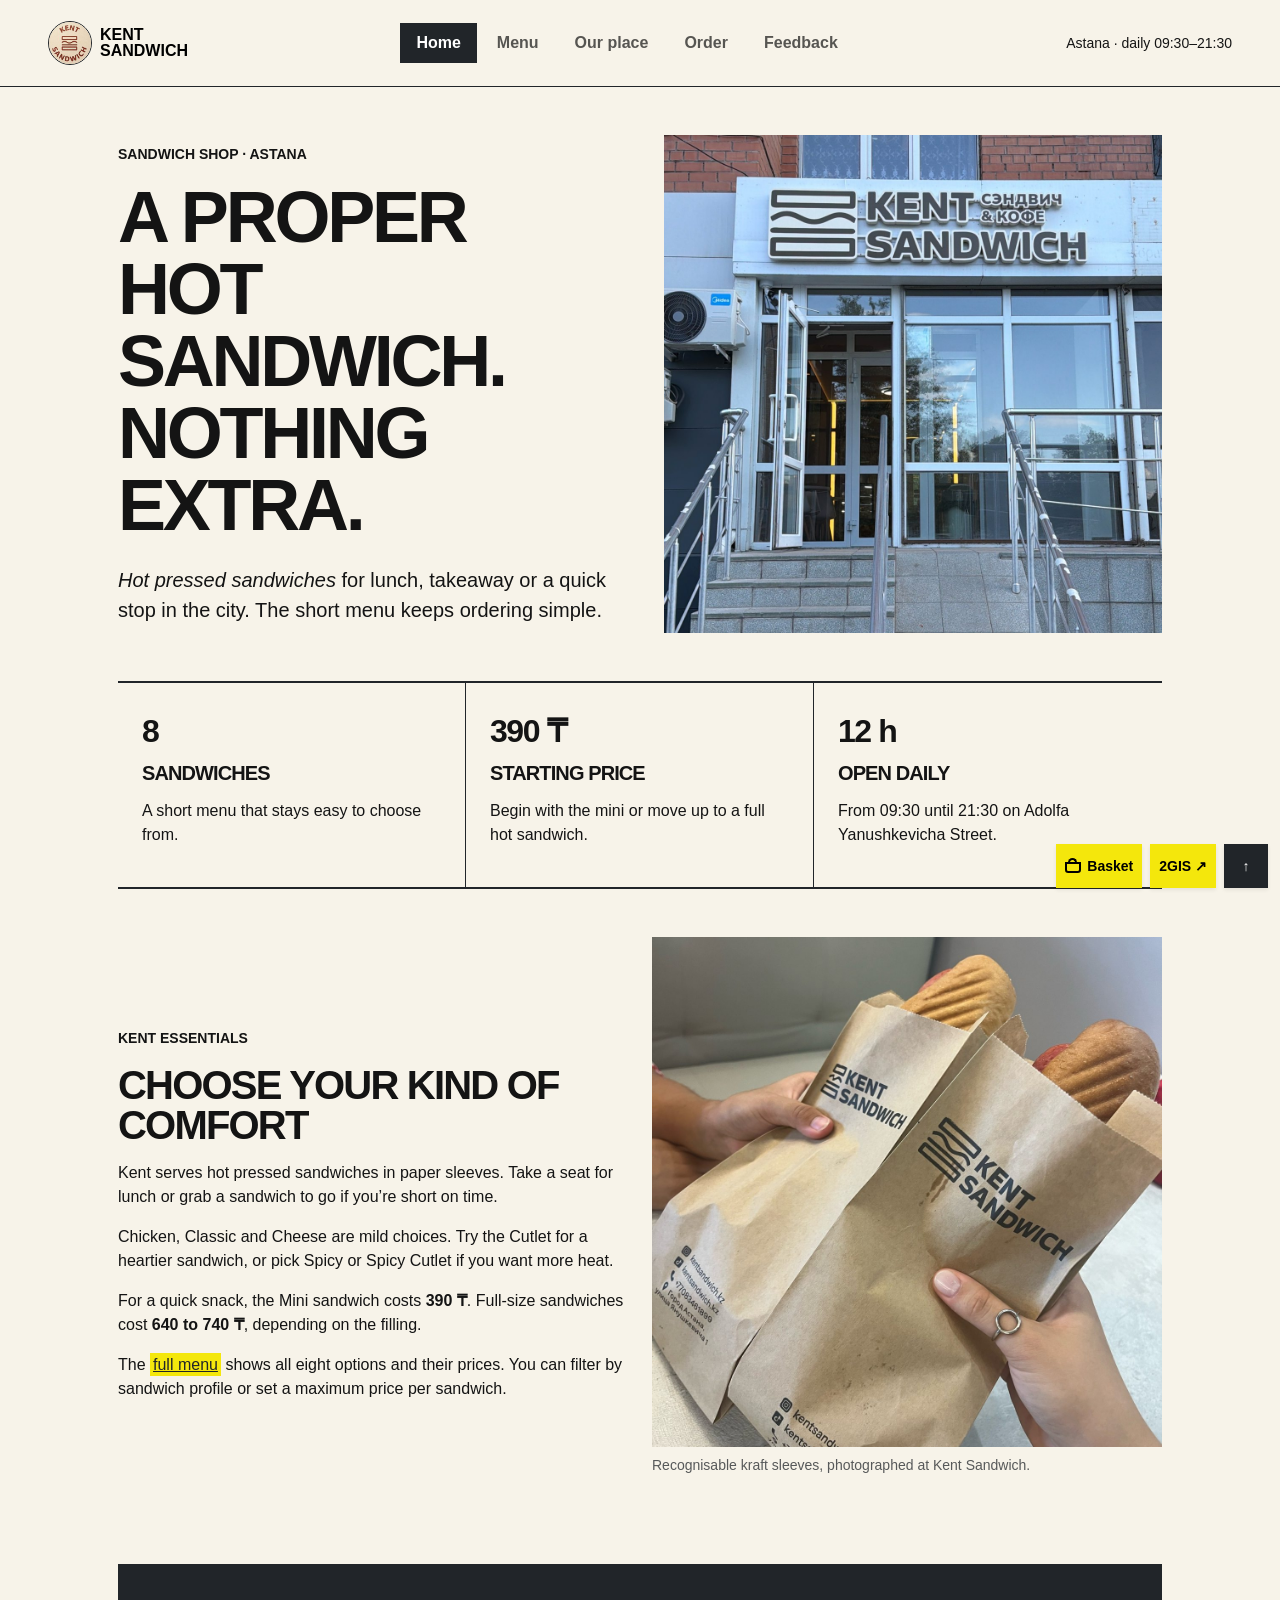
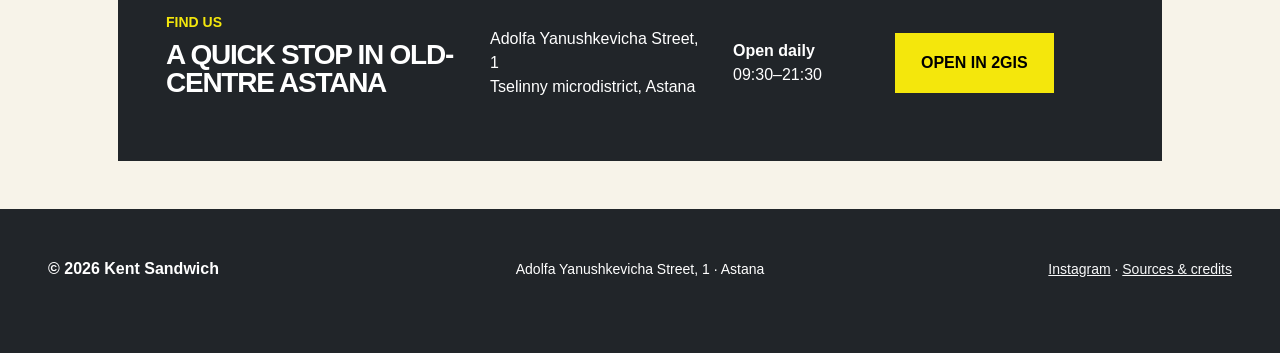
<file: index.html>
<!DOCTYPE html>
<html lang="en">
<head>
<meta charset="UTF-8">
<meta name="viewport" content="width=device-width, initial-scale=1.0">
<meta name="description" content="Kent Sandwich in Astana: hot pressed sandwiches, a focused menu, and a compact neighbourhood dining room.">
<meta name="author" content="Merey Kuatbay">
<title>Kent Sandwich Astana | Home</title>
<!-- Bootstrap 5.3.8 via CDN; shared styles follow it, then the page owner’s correction stylesheet. --><link rel="stylesheet" href="https://cdn.jsdelivr.net/npm/bootstrap@5.3.8/dist/css/bootstrap.min.css" integrity="sha384-sRIl4kxILFvY47J16cr9ZwB07vP4J8+LH7qKQnuqkuIAvNWLzeN8tE5YBujZqJLB" crossorigin="anonymous">
<link rel="stylesheet" href="css/base.css">
<link rel="stylesheet" href="css/merey.css">
<!-- jQuery 3.7.1 full build: CDN library loads before our deferred scripts; full includes effects. -->
<script src="https://code.jquery.com/jquery-3.7.1.min.js" integrity="sha256-/JqT3SQfawRcv/BIHPThkBvs0OEvtFFmqPF/lYI/Cxo=" crossorigin="anonymous" defer></script>
<script src="js/menu-data.js" defer></script>
<script src="js/basket.js" defer></script>
<script src="js/site-actions.js" defer></script>
<script src="js/main.js" defer></script>
</head>
<body class="page page-home">
    <!-- Author: Merey Kuatbay -->
    <a class="visually-hidden-focusable position-absolute top-0 start-0 z-3 bg-dark text-white p-3" href="#main-content">Skip to content</a>
    <header id="page-top" tabindex="-1" class="site-header navbar navbar-expand-lg border-bottom border-dark py-3"><div class="container-fluid px-3 px-md-4 px-xl-5">
<a class="brand navbar-brand d-flex align-items-center gap-2 me-3" href="index.html" aria-label="Kent Sandwich home">
        <span class="brand-mark" aria-hidden="true"><img src="images/kent-logo.jpg" alt="" class="rounded-circle border border-dark object-fit-cover" width="44" height="44"></span>
        <span class="brand-name fs-6 fw-bold lh-1 text-uppercase">Kent<br>Sandwich</span>
      </a>
      <button type="button" data-bs-toggle="collapse" data-bs-target="#main-navbar" aria-controls="main-navbar" aria-expanded="false" aria-label="Toggle navigation" class="navbar-toggler"><span class="navbar-toggler-icon"></span></button><nav class="site-nav collapse navbar-collapse" aria-label="Main navigation" id="main-navbar"><ul class="navbar-nav mx-lg-auto gap-1 pt-3 pt-lg-0">
          <li class="nav-item"><a href="index.html" aria-current="page" class="nav-link px-3 fw-semibold active bg-dark text-white">Home</a></li>
          <li class="nav-item"><a href="menu.html" class="nav-link px-3 fw-semibold">Menu</a></li>
          <li class="nav-item"><a href="about.html" class="nav-link px-3 fw-semibold">Our place</a></li>
          <li class="nav-item"><a href="order.html" class="nav-link px-3 fw-semibold">Order</a></li>
          <li class="nav-item"><a href="feedback.html" class="nav-link px-3 fw-semibold">Feedback</a></li>
          <li class="nav-item"><a href="colophon.html" class="nav-link px-3 fw-semibold">Colophon</a></li>
        </ul></nav><p class="header-note d-none d-xl-block small text-end mb-0 ms-3">Astana · daily 09:30–21:30</p>
    </div></header><!-- container caps the content width on large screens and keeps readable gutters on phones. --><main class="site-main container px-lg-5" id="main-content"><section class="home-hero py-4 py-lg-5 border-bottom border-2 border-dark" aria-labelledby="home-title"><div class="row g-4 g-lg-5 align-items-center">
<div class="col-12 col-lg-6">
<p class="eyebrow small text-uppercase fw-semibold mb-3 fw-bold">Sandwich shop · Astana</p>
        <h1 id="home-title" class="fw-bold text-uppercase display-2 lh-1 mb-4">A proper hot sandwich. Nothing extra.</h1>
        <p class="lead mb-0 fw-normal"><em>Hot pressed sandwiches</em> for lunch, takeaway or a quick stop in the city. The short menu keeps ordering simple.</p>
        </div>
<div class="col-12 col-lg-6"><figure class="hero-figure mb-0"><div class="ratio rounded-0 overflow-hidden ratio-1x1"><img src="images/kent-hero.jpg" alt="Kent Sandwich storefront and sign on Adolfa Yanushkevicha Street" class="w-100 h-100 object-fit-cover" width="1200" height="1600"></div></figure></div>
</div></section><!-- Responsive block 1: facts stack on phones, use two columns at md and three at lg. --><section class="quick-facts py-0 border-bottom border-2 border-dark" aria-label="Kent Sandwich essentials"><div class="row g-0">
<div class="col-12 col-md-6 col-lg-4"><article class="fact-card h-100 border-dark p-4 border-end"><p class="fact-number fw-bold mb-2 fs-2">8</p>
          <h2 class="fw-bold mb-3 text-uppercase lh-1 h5">Sandwiches</h2>
          <p>A short menu that stays easy to choose from.</p>
        </article></div>
<div class="col-12 col-md-6 col-lg-4"><article class="fact-card h-100 border-dark p-4 border-end"><p class="fact-number fw-bold mb-2 fs-2">390 ₸</p>
          <h2 class="fw-bold mb-3 text-uppercase lh-1 h5">Starting price</h2>
          <p>Begin with the mini or move up to a full hot sandwich.</p>
        </article></div>
<div class="col-12 col-md-6 col-lg-4"><article class="fact-card h-100 border-dark p-4 border-end border-end-0"><p class="fact-number fw-bold mb-2 fs-2">12 h</p>
          <h2 class="fw-bold mb-3 text-uppercase lh-1 h5">Open daily</h2>
          <p>From 09:30 until 21:30 on Adolfa Yanushkevicha Street.</p>
        </article></div>
</div></section><section class="py-5" aria-labelledby="signature-title"><div class="row g-4 align-items-center">
<!-- This div groups copy beside the figure; no semantic section is needed inside its parent section. --><div class="col-12 col-md-6"><div class="signature-copy">
          <p class="eyebrow small text-uppercase fw-semibold mb-3 fw-bold">Kent essentials</p>
          <h2 id="signature-title" class="fw-bold mb-3 display-6 text-uppercase lh-1">Choose your kind of comfort</h2>
          <p>Kent serves hot pressed sandwiches in paper sleeves. Take a seat for lunch or grab a sandwich to go if you’re short on time.</p>
          <p>Chicken, Classic and Cheese are mild choices. Try the Cutlet for a heartier sandwich, or pick Spicy or Spicy Cutlet if you want more heat.</p>
          <p>For a quick snack, the Mini sandwich costs <strong>390 ₸</strong>. Full-size sandwiches cost <strong>640 to 740 ₸</strong>, depending on the filling.</p>
          <p class="mb-0">The <mark class="bg-warning"><a class="link-dark" href="menu.html">full menu</a></mark> shows all eight options and their prices. You can filter by sandwich profile or set a maximum price per sandwich.</p>
        </div></div>
        <div class="col-12 col-md-6"><figure class="signature-figure"><div class="ratio rounded-0 overflow-hidden ratio-1x1"><img src="images/kent-packaging.jpg" alt="Toasted Kent sandwiches in branded kraft paper sleeves" class="w-100 h-100 object-fit-cover" width="1200" height="1600" loading="lazy"></div>
<figcaption class="figure-caption mt-2">Recognisable kraft sleeves, photographed at Kent Sandwich.</figcaption></figure></div>
</div></section><!-- Responsive block 2: visit information uses one, two and four columns at phone, md and lg widths. --><section class="visit-strip bg-dark text-white rounded-0 p-4 p-lg-5 my-4" id="visit" aria-labelledby="visit-title"><div class="row g-4 align-items-center">
<!-- The id is unique because this is the only home-page destination for visit details. --><!-- This div groups the visit heading within the larger visit section; it has no separate meaning. --><div class="col-12 col-md-6 col-lg-4"><div>
          <p class="eyebrow small text-uppercase text-warning mb-2 mb-0 fw-bold">Find us</p>
          <h2 id="visit-title" class="fw-bold mb-3 h3 text-uppercase lh-1">A quick stop in old-centre Astana</h2>
        </div></div>
        <div class="col-12 col-md-6 col-lg-3"><address class="mb-0">Adolfa Yanushkevicha Street, 1<br>Tselinny microdistrict, Astana</address></div>
        <div class="col-12 col-md-6 col-lg-2"><p class="mb-0">
          <strong>Open daily</strong>
          <br>09:30–21:30</p></div>
        <div class="col-12 col-md-6 col-lg-3"><a class="btn btn-warning rounded-0 border-2 text-uppercase fw-bold px-4 py-3 small" href="https://2gis.kz/astana/firm/70000001114376342" target="_blank" rel="noopener noreferrer">Open in 2GIS</a></div>
      </div></section></main>
  <footer class="site-footer container-fluid bg-dark text-white mt-5 pt-5 px-3 px-md-4 px-xl-5"><div class="row g-3 align-items-center text-center text-md-start">
<p class="col-12 col-md-4 mb-0 fw-bold">© 2026 Kent Sandwich</p>
      <p class="col-12 col-md-4 mb-0 small text-center">Adolfa Yanushkevicha Street, 1 · Astana</p>
      <p class="col-12 col-md-4 mb-0 small text-md-end"><a href="https://www.instagram.com/kentsandwich.kz/" target="_blank" rel="noopener noreferrer" class="link-light">Instagram</a> · <a href="colophon.html" class="link-light">Sources &amp; credits</a></p>
    </div></footer>
  <nav class="site-actions d-flex flex-wrap justify-content-end gap-2" aria-label="Quick links">
    <a id="shared-basket-link" class="btn btn-warning btn-sm rounded-0 fw-bold shadow-sm" href="order.html#order-cart"><span class="basket-icon" aria-hidden="true"></span>Basket <span id="basket-badge" class="badge text-bg-dark" hidden>0</span></a>
    <a class="source-tab btn btn-warning btn-sm rounded-0 fw-bold shadow-sm" href="https://2gis.kz/astana/firm/70000001114376342" target="_blank" rel="noopener noreferrer">2GIS ↗</a>
    <a class="btn btn-dark btn-sm rounded-0 fw-bold shadow-sm" href="#page-top" aria-label="Back to top">↑</a>
  </nav>
  <script src="https://cdn.jsdelivr.net/npm/bootstrap@5.3.8/dist/js/bootstrap.bundle.min.js" integrity="sha384-FKyoEForCGlyvwx9Hj09JcYn3nv7wiPVlz7YYwJrWVcXK/BmnVDxM+D2scQbITxI" crossorigin="anonymous"></script>
</body>
</html>
</file>
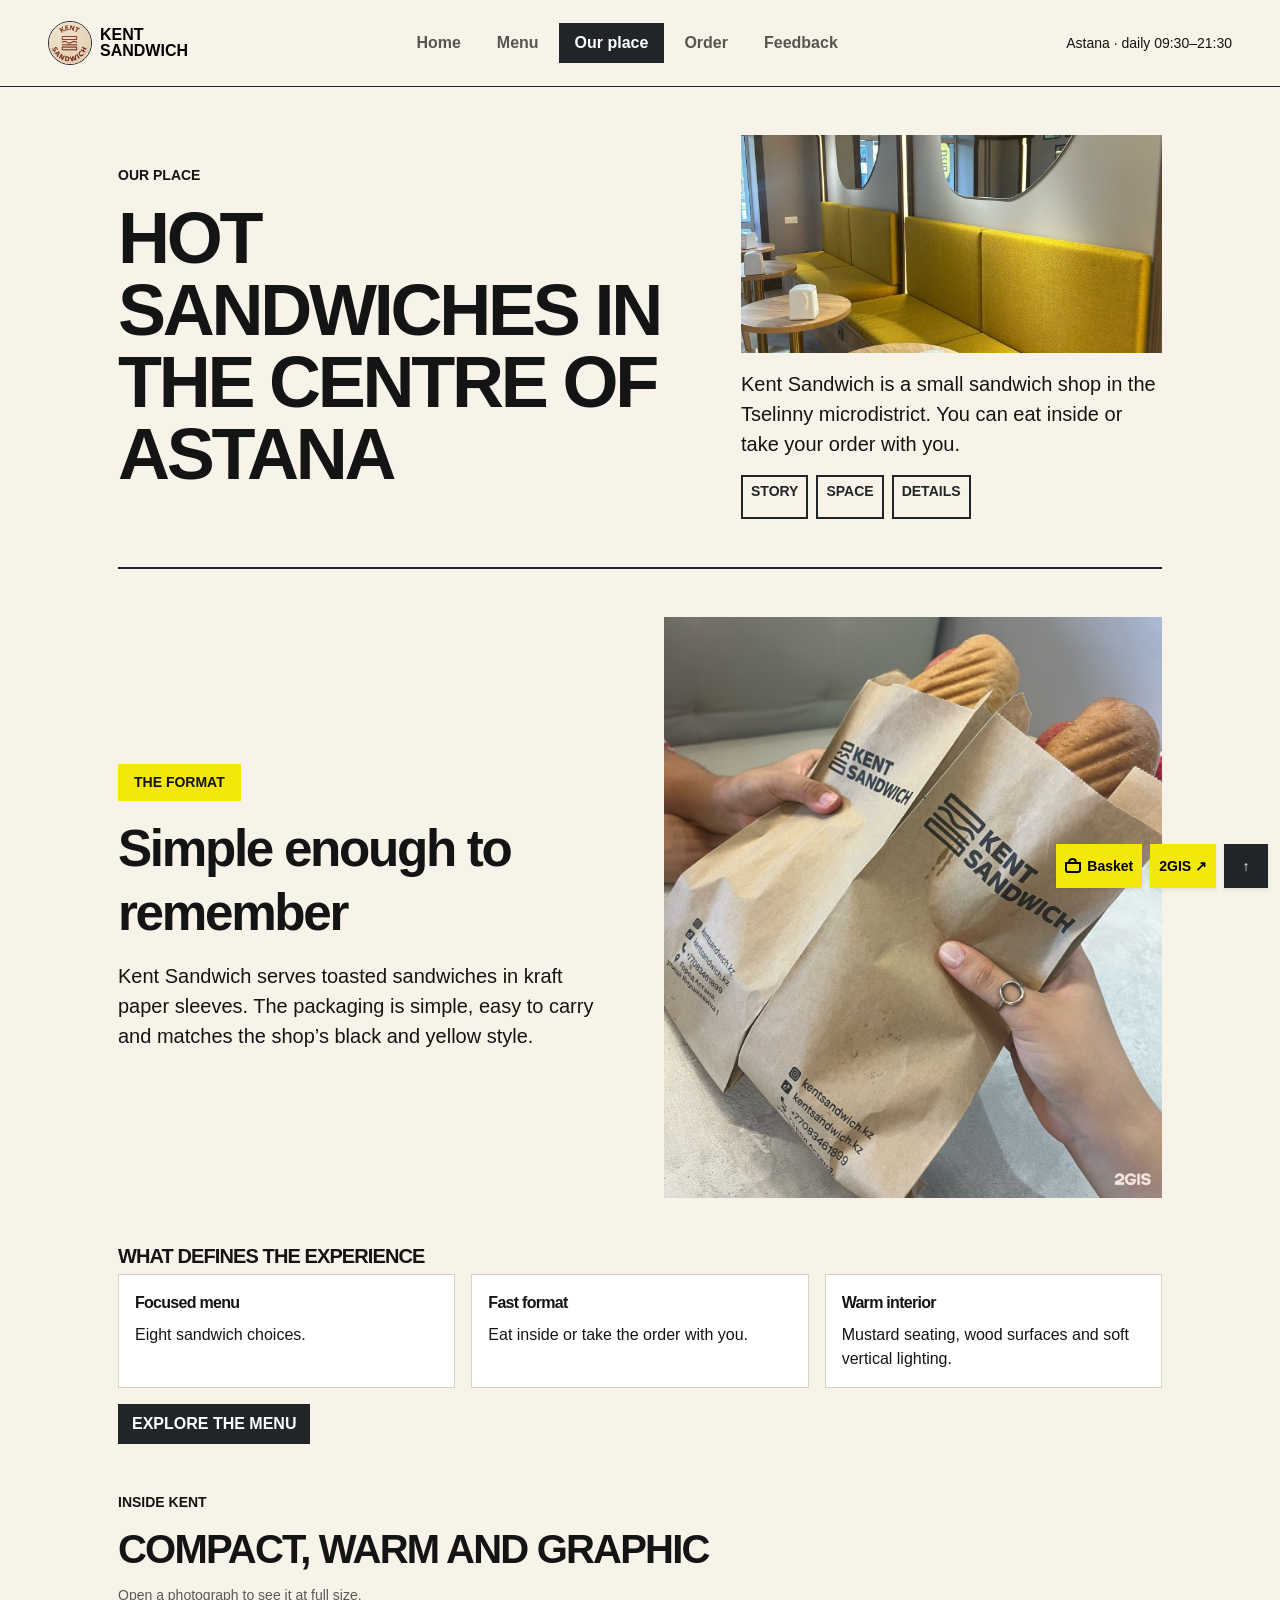
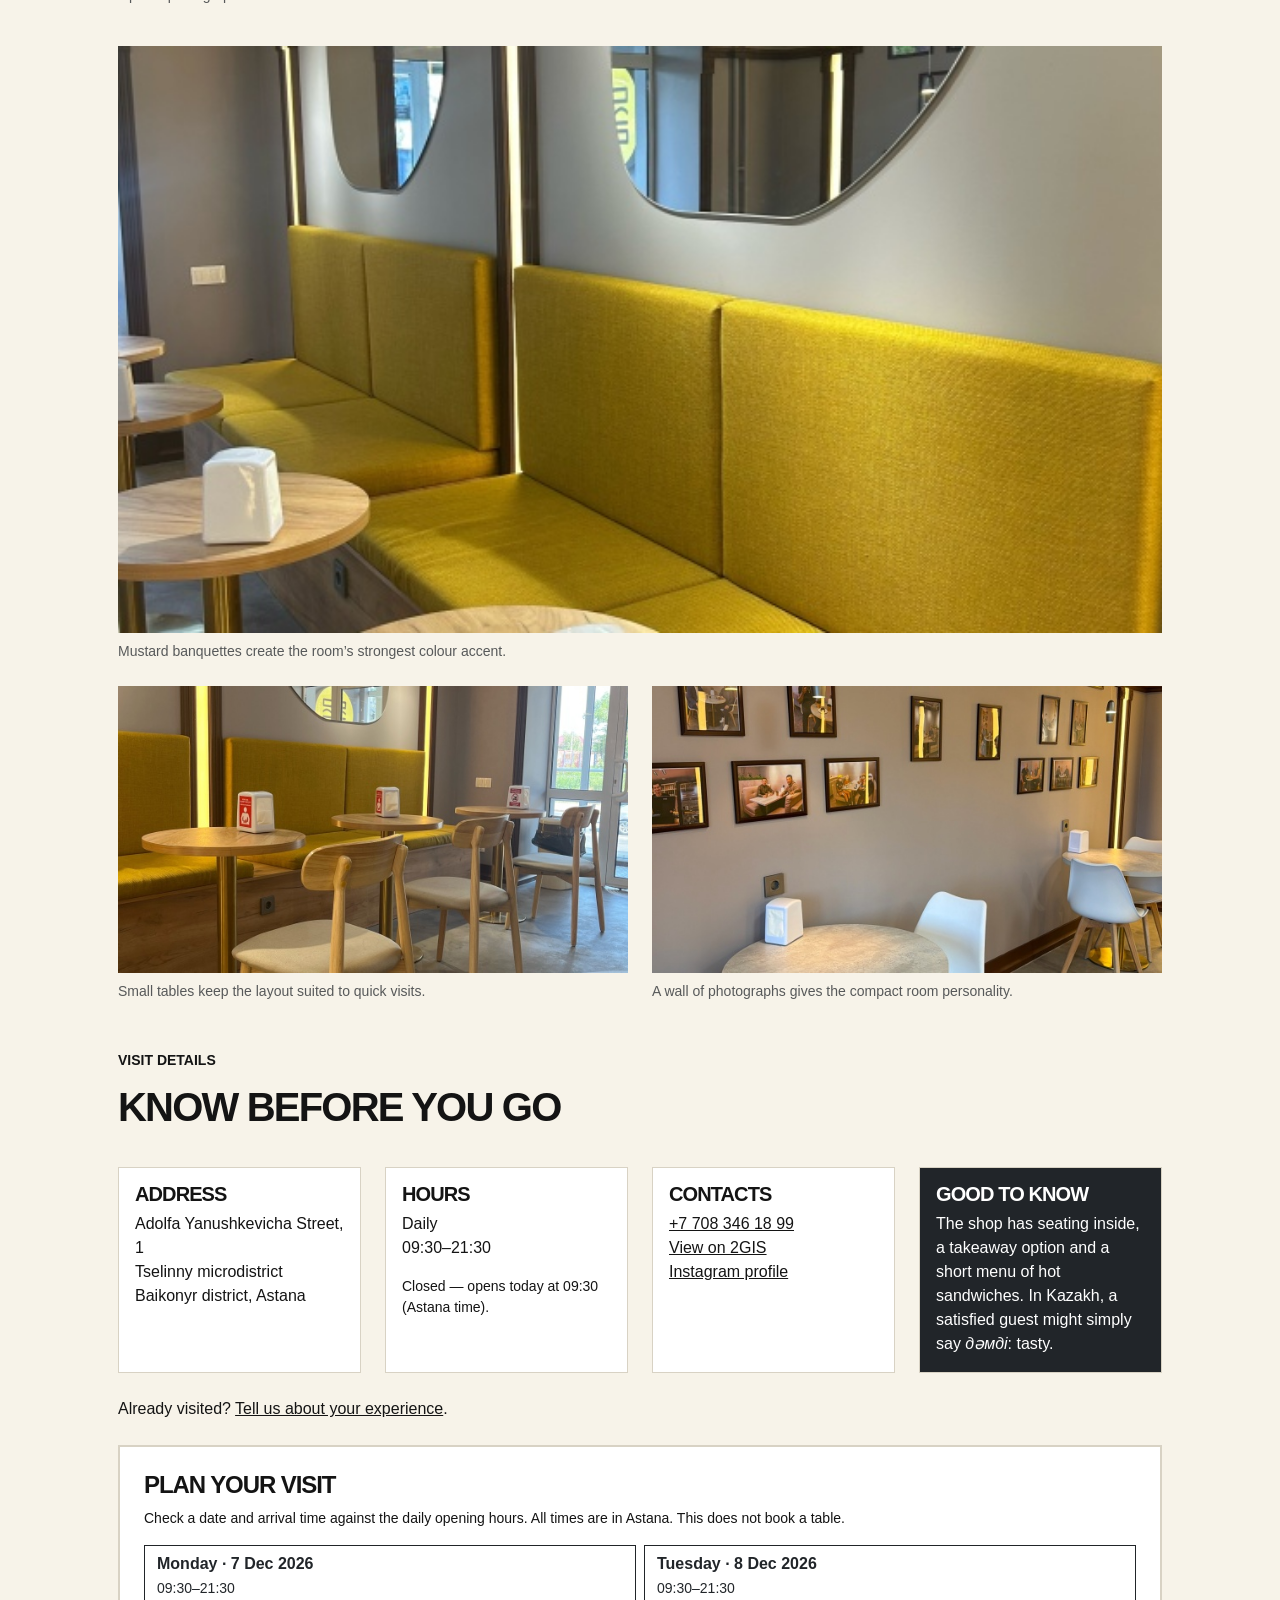
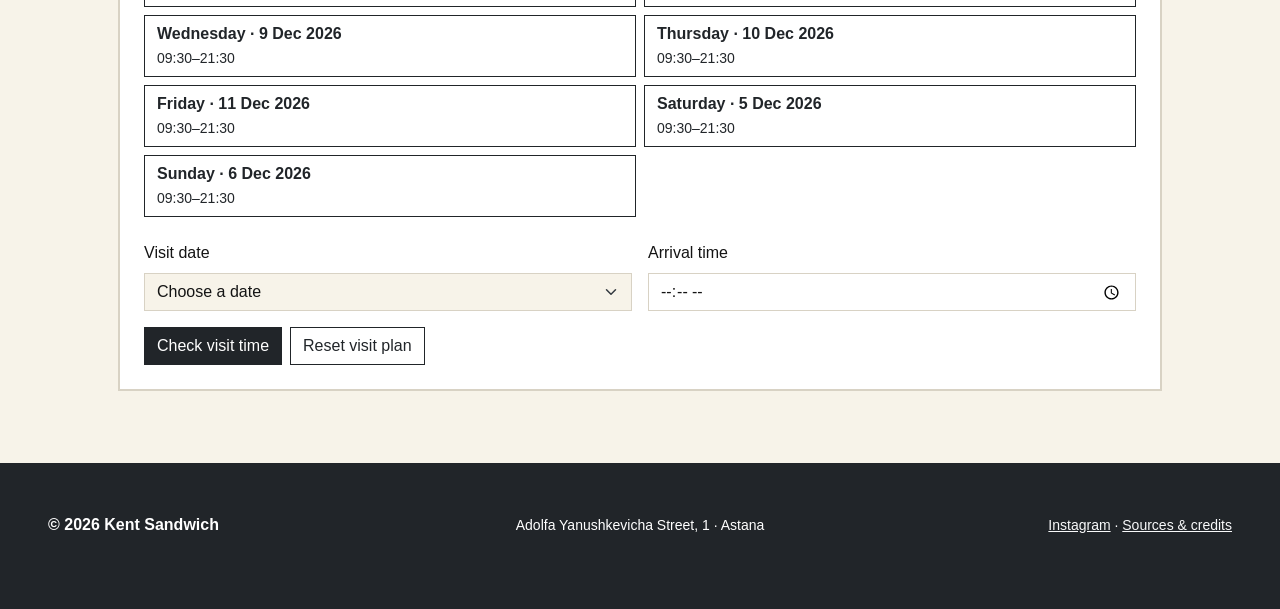
<file: about.html>
<!DOCTYPE html>
<html lang="en">
<head>
  <meta charset="UTF-8">
  <meta name="viewport" content="width=device-width, initial-scale=1.0">
  <meta name="description" content="About the Kent Sandwich shop, interior, service format, location and opening hours in Astana.">
  <meta name="author" content="Timur Naumov">
  <title>Kent Sandwich Astana | Our Place</title>
  <!-- Bootstrap 5.3.8: framework styles precede the small local correction layers. -->
  <link rel="stylesheet" href="https://cdn.jsdelivr.net/npm/bootstrap@5.3.8/dist/css/bootstrap.min.css" integrity="sha384-sRIl4kxILFvY47J16cr9ZwB07vP4J8+LH7qKQnuqkuIAvNWLzeN8tE5YBujZqJLB" crossorigin="anonymous">
  <link rel="stylesheet" href="css/base.css">
  <link rel="stylesheet" href="css/timur.css">
  <script src="js/menu-data.js" defer></script>
  <script src="js/basket.js" defer></script>
  <script src="js/site-actions.js" defer></script>
  <script src="js/timur.js"></script>
</head>
<body class="page page-about" data-page="about">
  <a class="visually-hidden-focusable position-absolute top-0 start-0 z-3 bg-dark text-white p-3" href="#main-content">Skip to content</a>
  <header id="page-top" tabindex="-1" class="site-header navbar navbar-expand-lg border-bottom border-dark bg-body py-4 border-2">
    <!-- Bootstrap owns the responsive navigation; page scripts reuse these hooks. -->
    <div class="container-fluid px-3 px-md-4 px-xl-5">
      <a class="brand navbar-brand d-flex align-items-center gap-2 me-3" href="index.html" aria-label="Kent Sandwich home">
        <span class="brand-mark" aria-hidden="true"><img src="images/kent-logo.jpg" alt="" class="rounded-circle border border-dark object-fit-cover border-2" width="52" height="52"></span>
        <span class="brand-name fs-6 fw-bold lh-1 text-uppercase">Kent<br>Sandwich</span>
      </a>
      <button id="main-nav-toggle" type="button" data-bs-toggle="collapse" data-bs-target="#main-navbar" aria-controls="main-navbar" aria-expanded="false" aria-label="Toggle navigation" class="navbar-toggler rounded-0 border-dark border-2"><span class="navbar-toggler-icon"></span></button>
      <nav class="site-nav collapse navbar-collapse" aria-label="Main navigation" id="main-navbar">
        <ul class="navbar-nav mx-lg-auto gap-1 pt-3 pt-lg-0">
          <li class="nav-item"><a href="index.html" class="nav-link rounded-0 px-3 fw-semibold text-uppercase small fw-bold">Home</a></li>
          <li class="nav-item"><a href="menu.html" class="nav-link rounded-0 px-3 fw-semibold text-uppercase small fw-bold">Menu</a></li>
          <li class="nav-item"><a href="about.html" aria-current="page" class="nav-link rounded-0 px-3 fw-semibold text-uppercase small fw-bold active bg-dark text-white">Our place</a></li>
          <li class="nav-item"><a href="order.html" class="nav-link rounded-0 px-3 fw-semibold text-uppercase small fw-bold">Order</a></li>
          <li class="nav-item"><a href="feedback.html" class="nav-link rounded-0 px-3 fw-semibold text-uppercase small fw-bold">Feedback</a></li>
          <li class="nav-item"><a href="colophon.html" class="nav-link rounded-0 px-3 fw-semibold text-uppercase small fw-bold">Colophon</a></li>
        </ul>
      </nav>
      <p class="header-note d-none d-xl-block small text-end mb-0 ms-3 text-uppercase">Astana · daily 09:30–21:30</p>
    </div>
  </header>
  <!-- Bootstrap container and grid keep the content readable at phone and desktop widths. -->
  <main class="site-main container px-lg-5" id="main-content">
    <header class="page-intro about-intro py-4 py-lg-5 border-bottom mb-4 border-dark border-2">
      <div class="row g-4 align-items-center">
        <div class="col-12 col-lg-7">
          <p class="eyebrow small text-uppercase fw-bold mb-3">Our place</p>
          <h1 class="fw-bold text-uppercase display-2 lh-1 mb-4">Hot sandwiches in the centre of Astana</h1>
        </div>
        <div class="col-12 col-lg-5">
          <img class="about-intro-photo img-fluid rounded-0 d-block mb-3" src="images/kent-interior.jpg" alt="Interior of Kent Sandwich with mustard seating and wooden tables" width="480">
          <p class="lead mb-3 fw-normal">Kent Sandwich is a small sandwich shop in the Tselinny microdistrict. You can eat inside or take your order with you.</p>
          <nav id="about-section-nav" class="page-jumps d-flex flex-wrap gap-2" aria-label="On this page">
            <a id="story-link" href="#story" class="btn btn-outline-dark btn-sm rounded-0 border-2 text-uppercase fw-bold">Story</a>
            <a id="space-link" href="#space" class="btn btn-outline-dark btn-sm rounded-0 border-2 text-uppercase fw-bold">Space</a>
            <a id="details-link" href="#details" class="btn btn-outline-dark btn-sm rounded-0 border-2 text-uppercase fw-bold">Details</a>
          </nav>
        </div>
      </div>
    </header>
    <article class="about-story py-4" id="story" aria-labelledby="story-title">
      <div class="row g-4 g-lg-5 align-items-center mb-4 mb-lg-5">
        <div class="col-12 col-md-6">
          <p class="eyebrow small d-inline-block bg-body-tertiary px-3 py-2 text-uppercase fw-bold mb-3">The format</p>
          <h2 id="story-title" class="story-title fw-bold lh-sm mb-3">Simple enough to remember</h2>
          <p class="lead mb-0 fw-normal">Kent Sandwich serves toasted sandwiches in kraft paper sleeves. The packaging is simple, easy to carry and matches the shop’s black and yellow style.</p>
        </div>
        <div class="col-12 col-md-6">
          <img class="story-photo d-block img-fluid w-100 object-fit-cover" src="images/kent-packaging.jpg" alt="Kent Sandwiches presented in branded paper sleeves" width="1200" height="1600" loading="lazy">
        </div>
      </div>
      <h3 class="h5 fw-bold text-uppercase lh-1">What defines the experience</h3>
      <ul class="value-list row g-3 list-unstyled">
        <li class="col-12 col-md-6 col-lg-4"><div class="border rounded-0 p-3 h-100 bg-white"><strong class="d-block mb-2">Focused menu</strong><span>Eight sandwich choices.</span></div></li>
        <li class="col-12 col-md-6 col-lg-4"><div class="border rounded-0 p-3 h-100 bg-white"><strong class="d-block mb-2">Fast format</strong><span>Eat inside or take the order with you.</span></div></li>
        <li class="col-12 col-md-6 col-lg-4"><div class="border rounded-0 p-3 h-100 bg-white"><strong class="d-block mb-2">Warm interior</strong><span>Mustard seating, wood surfaces and soft vertical lighting.</span></div></li>
      </ul>
      <a id="about-menu-link" href="menu.html" class="btn btn-dark rounded-0 border-2 text-uppercase fw-bold">Explore the menu</a>
    </article>
    <section class="space-gallery py-4" id="space" aria-labelledby="space-title">
      <div class="row g-4">
        <div class="col-12">
          <p class="eyebrow small text-uppercase fw-bold mb-3">Inside Kent</p>
          <h2 id="space-title" class="fw-bold mb-3 display-6 text-uppercase lh-1">Compact, warm and graphic</h2>
          <p id="gallery-help" class="small text-body-secondary">Open a photograph to see it at full size.</p>
        </div>
        <div class="col-12">
          <figure class="gallery-main mb-0">
            <a id="gallery-link-1" class="gallery-link d-block" href="images/kent-interior.jpg" data-caption-id="gallery-caption-1" aria-describedby="gallery-caption-1">
              <span class="ratio d-block ratio-16x9 rounded-0 overflow-hidden"><img id="gallery-image-1" src="images/kent-interior.jpg" alt="Mustard upholstered bench and round wood tables inside Kent Sandwich" class="w-100 h-100 object-fit-cover" loading="lazy"></span>
            </a>
            <figcaption id="gallery-caption-1" class="figure-caption mt-2">Mustard banquettes create the room’s strongest colour accent.</figcaption>
          </figure>
        </div>
        <div class="col-12 col-md-6">
          <figure class="mb-0">
            <a id="gallery-link-2" class="gallery-link d-block" href="images/kent-seating.jpg" data-caption-id="gallery-caption-2" aria-describedby="gallery-caption-2">
              <span class="ratio d-block ratio-16x9 rounded-0 overflow-hidden"><img id="gallery-image-2" src="images/kent-seating.jpg" alt="Wood chairs and small round tables inside Kent Sandwich" class="w-100 h-100 object-fit-cover" loading="lazy"></span>
            </a>
            <figcaption id="gallery-caption-2" class="figure-caption mt-2">Small tables keep the layout suited to quick visits.</figcaption>
          </figure>
        </div>
        <div class="col-12 col-md-6">
          <figure class="mb-0">
            <a id="gallery-link-3" class="gallery-link d-block" href="images/kent-gallery.jpg" data-caption-id="gallery-caption-3" aria-describedby="gallery-caption-3">
              <span class="ratio d-block ratio-16x9 rounded-0 overflow-hidden"><img id="gallery-image-3" src="images/kent-gallery.jpg" alt="Framed photographs above tables inside Kent Sandwich" class="w-100 h-100 object-fit-cover" loading="lazy"></span>
            </a>
            <figcaption id="gallery-caption-3" class="figure-caption mt-2">A wall of photographs gives the compact room personality.</figcaption>
          </figure>
        </div>
      </div>
    </section>
    <section class="details-grid py-4" id="details" aria-labelledby="details-title">
      <div class="row g-4">
        <div class="col-12">
          <p class="eyebrow small text-uppercase fw-bold mb-3">Visit details</p>
          <h2 id="details-title" class="fw-bold mb-3 display-6 text-uppercase lh-1">Know before you go</h2>
        </div>
        <div class="col-12 col-md-6 col-lg-3"><article class="border rounded-0 p-3 h-100 bg-white">
          <h3 class="h5 fw-bold text-uppercase lh-1">Address</h3>
          <address id="visit-address" class="mb-0">Adolfa Yanushkevicha Street, 1<br>Tselinny microdistrict<br>Baikonyr district, Astana</address>
        </article></div>
        <div class="col-12 col-md-6 col-lg-3"><article id="visit-hours" class="border rounded-0 p-3 h-100 bg-white" data-open="09:30" data-close="21:30">
          <h3 class="h5 fw-bold text-uppercase lh-1">Hours</h3>
          <p>Daily<br><time id="visit-opening-time" datetime="09:30">09:30</time>–<time id="visit-closing-time" datetime="21:30">21:30</time></p>
          <p id="visit-status" class="hidden small mb-0" role="status" aria-live="polite"></p>
        </article></div>
        <div class="col-12 col-md-6 col-lg-3"><article class="border rounded-0 p-3 h-100 bg-white">
          <h3 class="h5 fw-bold text-uppercase lh-1">Contacts</h3>
          <p class="mb-0"><a id="visit-phone" href="tel:+77083461899">+7 708 346 18 99</a><br><a id="visit-map" href="https://2gis.kz/astana/firm/70000001114376342" target="_blank" rel="noopener noreferrer">View on 2GIS</a><br><a id="visit-instagram" href="https://www.instagram.com/kentsandwich.kz/" target="_blank" rel="noopener noreferrer">Instagram profile</a></p>
        </article></div>
        <div class="col-12 col-md-6 col-lg-3"><aside class="border rounded-0 p-3 h-100 bg-dark text-white">
          <h3 class="h5 fw-bold text-uppercase lh-1">Good to know</h3>
          <p class="mb-0">The shop has seating inside, a takeaway option and a short menu of hot sandwiches. In Kazakh, a satisfied guest might simply say <i lang="kk">дәмді</i>: tasty.</p>
        </aside></div>
      </div>
      <p class="mt-4 mb-0">Already visited? <a id="about-feedback-link" href="feedback.html">Tell us about your experience</a>.</p>
    </section>
  </main>
  <dialog id="gallery-dialog" class="gallery-dialog border border-dark border-2 rounded-0 p-3 p-md-4" aria-labelledby="gallery-dialog-title" aria-describedby="gallery-dialog-caption">
    <div class="d-flex flex-wrap align-items-center justify-content-between gap-3 mb-3">
      <h2 id="gallery-dialog-title" class="h4 fw-bold text-uppercase mb-0">Inside Kent</h2>
      <form id="gallery-close-form" method="dialog"><button id="gallery-close" type="submit" value="close" class="btn btn-outline-dark btn-sm rounded-0 border-2" autofocus>Close photograph</button></form>
    </div>
    <figure class="mb-3">
      <img id="gallery-dialog-image" src="images/kent-interior.jpg" alt="Mustard upholstered bench and round wood tables inside Kent Sandwich" class="gallery-dialog-image d-block">
      <figcaption id="gallery-dialog-caption" class="figure-caption mt-2">Mustard banquettes create the room’s strongest colour accent.</figcaption>
    </figure>
    <div class="d-flex flex-wrap align-items-center justify-content-between gap-2">
      <button id="gallery-previous" type="button" class="btn btn-outline-dark rounded-0 border-2" aria-label="Previous photograph">← Previous</button>
      <output id="gallery-position" class="small" aria-live="polite">1 of 3</output>
      <button id="gallery-next" type="button" class="btn btn-outline-dark rounded-0 border-2" aria-label="Next photograph">Next →</button>
    </div>
    <p id="gallery-error" class="hidden error small mt-3 mb-0" role="alert">This photograph could not be opened. Close the viewer and choose another photograph.</p>
  </dialog>
  <footer class="site-footer container-fluid bg-dark text-white mt-5 pt-5 px-3 px-md-4 px-xl-5 border-top border-2 border-dark">
    <div class="row g-3 align-items-center text-center text-md-start">
      <p class="col-12 col-md-4 mb-0 fw-bold">© 2026 Kent Sandwich</p>
      <p class="col-12 col-md-4 mb-0 small text-center">Adolfa Yanushkevicha Street, 1 · Astana</p>
      <p class="col-12 col-md-4 mb-0 small text-md-end"><a href="https://www.instagram.com/kentsandwich.kz/" target="_blank" rel="noopener noreferrer" class="link-light">Instagram</a> · <a href="colophon.html#sources" class="link-light">Sources &amp; credits</a></p>
    </div>
  </footer>
  <nav class="site-actions d-flex flex-wrap justify-content-end gap-2" aria-label="Quick links">
    <a id="shared-basket-link" class="btn btn-warning btn-sm rounded-0 fw-bold shadow-sm" href="order.html#order-cart"><span class="basket-icon" aria-hidden="true"></span>Basket <span id="basket-badge" class="badge text-bg-dark" hidden>0</span></a>
    <a class="source-tab btn btn-warning btn-sm rounded-0 fw-bold shadow-sm" href="https://2gis.kz/astana/firm/70000001114376342" target="_blank" rel="noopener noreferrer">2GIS ↗</a>
    <a class="btn btn-dark btn-sm rounded-0 fw-bold shadow-sm" href="#page-top" aria-label="Back to top">↑</a>
  </nav>
  <script src="https://cdn.jsdelivr.net/npm/bootstrap@5.3.8/dist/js/bootstrap.bundle.min.js" integrity="sha384-FKyoEForCGlyvwx9Hj09JcYn3nv7wiPVlz7YYwJrWVcXK/BmnVDxM+D2scQbITxI" crossorigin="anonymous"></script>
  <script src="js/about.js" defer></script>
</body>
</html>
</file>
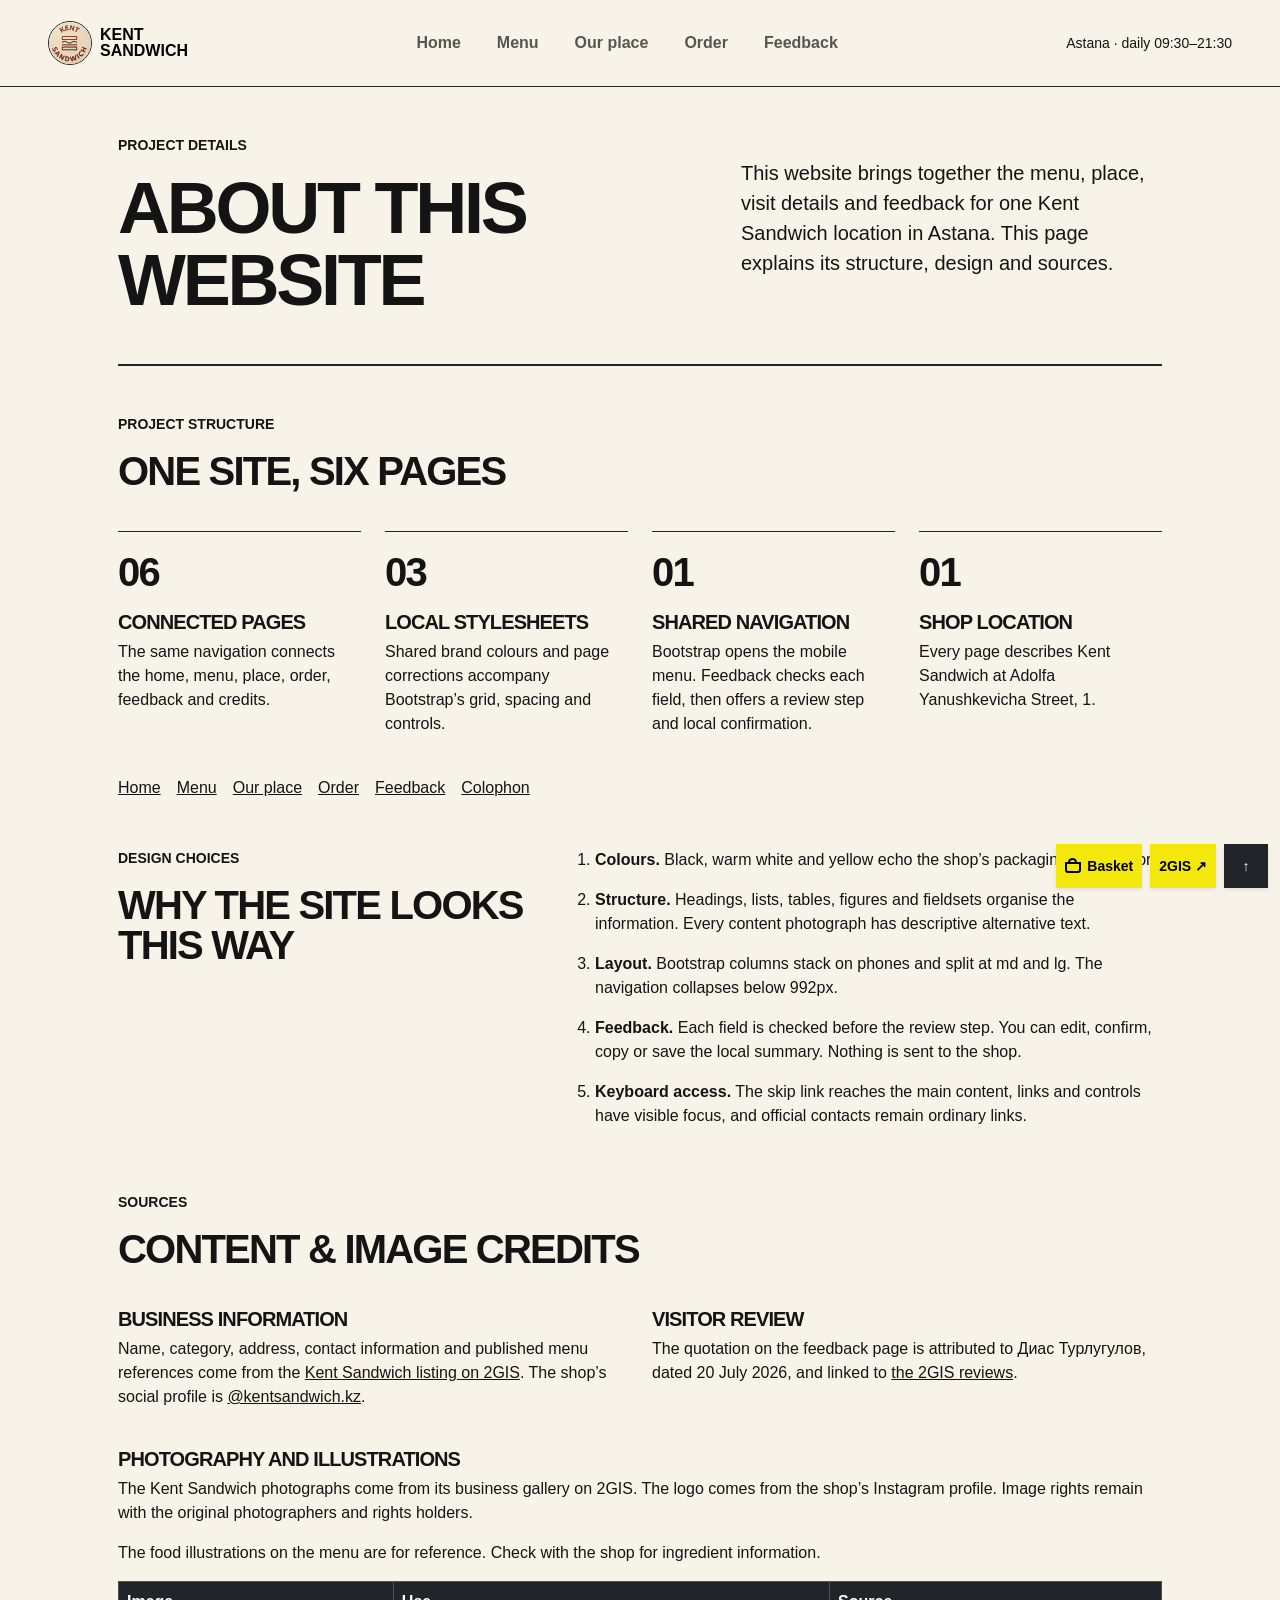
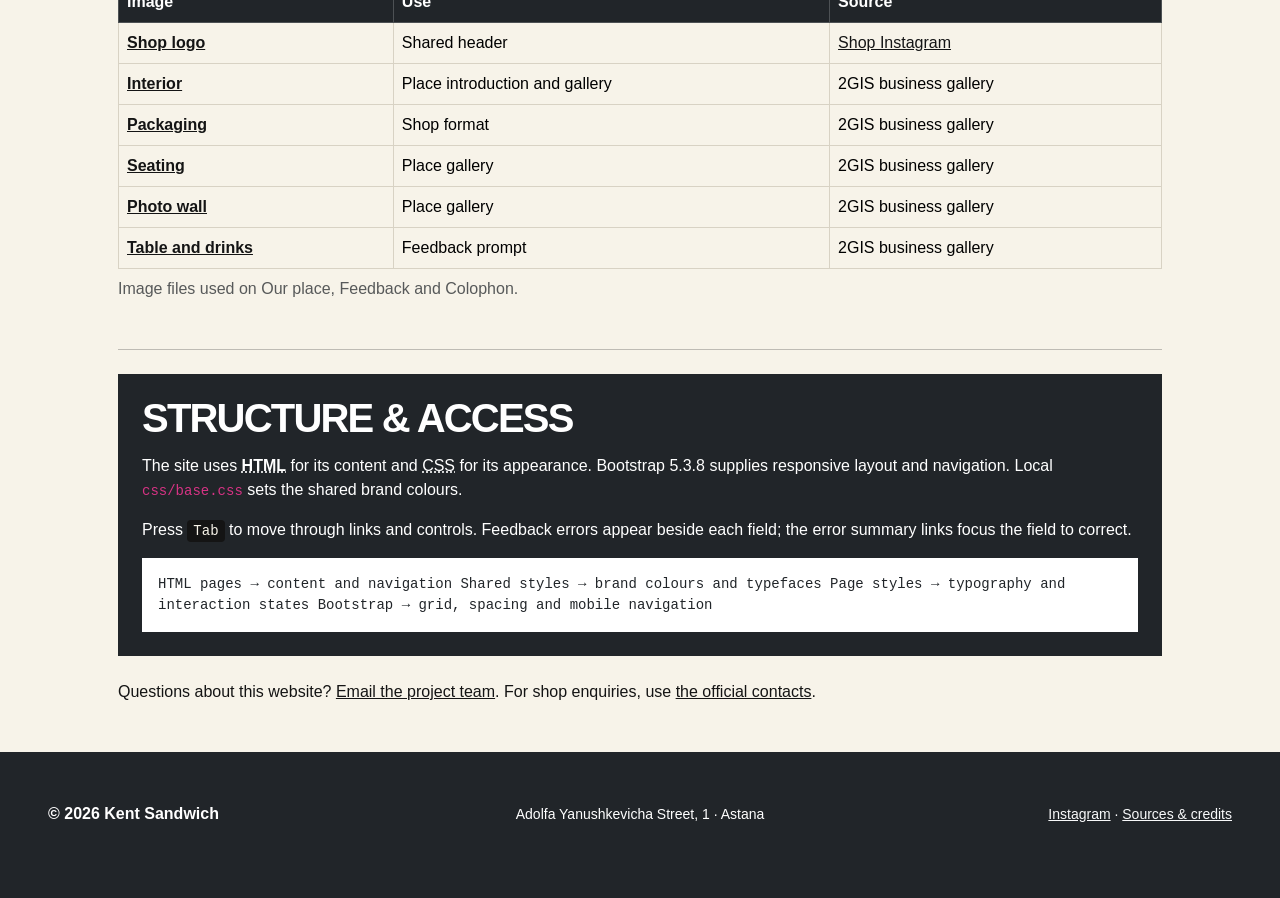
<file: colophon.html>
<!DOCTYPE html>
<html lang="en">
<head>
  <meta charset="UTF-8">
  <meta name="viewport" content="width=device-width, initial-scale=1.0">
  <meta name="description" content="Website structure, design choices, business sources and image credits for Kent Sandwich in Astana.">
  <meta name="author" content="Timur Naumov">
  <title>Kent Sandwich Astana | Colophon</title>
  <!-- Bootstrap 5.3.8: framework styles precede the small local correction layers. -->
  <link rel="stylesheet" href="https://cdn.jsdelivr.net/npm/bootstrap@5.3.8/dist/css/bootstrap.min.css" integrity="sha384-sRIl4kxILFvY47J16cr9ZwB07vP4J8+LH7qKQnuqkuIAvNWLzeN8tE5YBujZqJLB" crossorigin="anonymous">
  <link rel="stylesheet" href="css/base.css">
  <link rel="stylesheet" href="css/timur.css">
  <script src="js/menu-data.js" defer></script>
  <script src="js/basket.js" defer></script>
  <script src="js/site-actions.js" defer></script>
</head>
<body class="page page-colophon" data-page="colophon">
  <a class="visually-hidden-focusable position-absolute top-0 start-0 z-3 bg-dark text-white p-3" href="#main-content">Skip to content</a>
  <header id="page-top" tabindex="-1" class="site-header navbar navbar-expand-lg border-bottom border-dark bg-body py-4 border-2">
    <!-- Bootstrap owns the responsive navigation; page scripts reuse these hooks. -->
    <div class="container-fluid px-3 px-md-4 px-xl-5">
      <a class="brand navbar-brand d-flex align-items-center gap-2 me-3" href="index.html" aria-label="Kent Sandwich home">
        <span class="brand-mark" aria-hidden="true"><img src="images/kent-logo.jpg" alt="" class="rounded-circle border border-dark object-fit-cover border-2" width="52" height="52"></span>
        <span class="brand-name fs-6 fw-bold lh-1 text-uppercase">Kent<br>Sandwich</span>
      </a>
      <button id="main-nav-toggle" type="button" data-bs-toggle="collapse" data-bs-target="#main-navbar" aria-controls="main-navbar" aria-expanded="false" aria-label="Toggle navigation" class="navbar-toggler rounded-0 border-dark border-2"><span class="navbar-toggler-icon"></span></button>
      <nav class="site-nav collapse navbar-collapse" aria-label="Main navigation" id="main-navbar">
        <ul class="navbar-nav mx-lg-auto gap-1 pt-3 pt-lg-0">
          <li class="nav-item"><a href="index.html" class="nav-link rounded-0 px-3 fw-semibold text-uppercase small fw-bold">Home</a></li>
          <li class="nav-item"><a href="menu.html" class="nav-link rounded-0 px-3 fw-semibold text-uppercase small fw-bold">Menu</a></li>
          <li class="nav-item"><a href="about.html" class="nav-link rounded-0 px-3 fw-semibold text-uppercase small fw-bold">Our place</a></li>
          <li class="nav-item"><a href="order.html" class="nav-link rounded-0 px-3 fw-semibold text-uppercase small fw-bold">Order</a></li>
          <li class="nav-item"><a href="feedback.html" class="nav-link rounded-0 px-3 fw-semibold text-uppercase small fw-bold">Feedback</a></li>
          <li class="nav-item"><a href="colophon.html" aria-current="page" class="nav-link rounded-0 px-3 fw-semibold text-uppercase small fw-bold active bg-dark text-white">Colophon</a></li>
        </ul>
      </nav>
      <p class="header-note d-none d-xl-block small text-end mb-0 ms-3 text-uppercase">Astana · daily 09:30–21:30</p>
    </div>
  </header>
  <!-- Bootstrap container and grid keep the content readable at phone and desktop widths. -->
  <main class="site-main container px-lg-5" id="main-content">
    <header class="page-intro colophon-intro py-4 py-lg-5 border-bottom mb-4 border-dark border-2">
      <div class="row g-4 align-items-center">
        <div class="col-12 col-lg-7"><p class="eyebrow small text-uppercase fw-bold mb-3">Project details</p><h1 class="fw-bold text-uppercase display-2 lh-1 mb-4">About this website</h1></div>
        <div class="col-12 col-lg-5"><p class="lead mb-3 fw-normal">This website brings together the menu, place, visit details and feedback for one Kent Sandwich location in Astana. This page explains its structure, design and sources.</p></div>
      </div>
    </header>
    <section id="build" class="audit-grid py-4" aria-labelledby="build-title">
      <div class="row g-4">
        <div class="col-12"><p class="eyebrow small text-uppercase fw-bold mb-3">Project structure</p><h2 id="build-title" class="fw-bold mb-3 display-6 text-uppercase lh-1">One site, six pages</h2></div>
        <div class="col-12 col-md-6 col-lg-3"><article class="border-top border-dark pt-3 h-100"><p class="audit-number display-6 fw-bold">06</p><h3 class="h5 fw-bold text-uppercase lh-1">Connected pages</h3><p>The same navigation connects the home, menu, place, order, feedback and credits.</p></article></div>
        <div class="col-12 col-md-6 col-lg-3"><article class="border-top border-dark pt-3 h-100"><p class="audit-number display-6 fw-bold">03</p><h3 class="h5 fw-bold text-uppercase lh-1">Local stylesheets</h3><p>Shared brand colours and page corrections accompany Bootstrap’s grid, spacing and controls.</p></article></div>
        <div class="col-12 col-md-6 col-lg-3"><article class="border-top border-dark pt-3 h-100"><p class="audit-number display-6 fw-bold">01</p><h3 class="h5 fw-bold text-uppercase lh-1">Shared navigation</h3><p id="build-form-description">Bootstrap opens the mobile menu. Native HTML checks the feedback fields and completes its local form.</p></article></div>
        <div class="col-12 col-md-6 col-lg-3"><article class="border-top border-dark pt-3 h-100"><p class="audit-number display-6 fw-bold">01</p><h3 class="h5 fw-bold text-uppercase lh-1">Shop location</h3><p>Every page describes Kent Sandwich at Adolfa Yanushkevicha Street, 1.</p></article></div>
        <div class="col-12"><nav aria-label="Website pages"><ul class="d-flex flex-wrap gap-3 list-unstyled mb-0">
          <li><a href="index.html">Home</a></li><li><a href="menu.html">Menu</a></li><li><a href="about.html">Our place</a></li><li><a href="order.html">Order</a></li><li><a href="feedback.html">Feedback</a></li><li><a href="colophon.html" aria-current="page">Colophon</a></li>
        </ul></nav></div>
      </div>
    </section>
    <section id="principles" class="principles py-4" aria-labelledby="principles-title">
      <div class="row g-4">
        <div class="col-12 col-lg-5"><p class="eyebrow small text-uppercase fw-bold mb-3">Design choices</p><h2 id="principles-title" class="fw-bold mb-3 display-6 text-uppercase lh-1">Why the site looks this way</h2></div>
        <div class="col-12 col-lg-7"><ol start="1">
          <li class="mb-3"><strong>Colours.</strong> Black, warm white and yellow echo the shop’s packaging and interior.</li>
          <li class="mb-3"><strong>Structure.</strong> Headings, lists, tables, figures and fieldsets organise the information. Every content photograph has descriptive alternative text.</li>
          <li class="mb-3"><strong>Layout.</strong> Bootstrap columns stack on phones and split at md and lg. The navigation collapses below 992px.</li>
          <li id="feedback-principle" class="mb-3"><strong>Feedback.</strong> Required fields are checked by the browser. Completing the form shows a local confirmation; it does not send anything to the shop.</li>
          <li><strong>Keyboard access.</strong> The skip link reaches the main content, links and controls have visible focus, and official contacts remain ordinary links.</li>
        </ol></div>
      </div>
    </section>
    <section id="sources" class="source-section py-4" aria-labelledby="sources-title">
      <div class="row g-4">
        <div class="col-12"><p class="eyebrow small text-uppercase fw-bold mb-3">Sources</p><h2 id="sources-title" class="fw-bold mb-3 display-6 text-uppercase lh-1">Content &amp; image credits</h2></div>
        <div class="col-12 col-md-6"><article id="business-source"><h3 class="h5 fw-bold text-uppercase lh-1">Business information</h3><p>Name, category, address, contact information and published menu references come from the <a id="business-source-link" href="https://2gis.kz/astana/firm/70000001114376342" target="_blank" rel="noopener noreferrer">Kent Sandwich listing on 2GIS</a>. The shop’s social profile is <a href="https://www.instagram.com/kentsandwich.kz/" target="_blank" rel="noopener noreferrer">@kentsandwich.kz</a>.</p></article></div>
        <div class="col-12 col-md-6"><article id="review-source"><h3 class="h5 fw-bold text-uppercase lh-1">Visitor review</h3><p>The quotation on the feedback page is attributed to Диас Турлугулов, dated 20 July 2026, and linked to <a href="https://2gis.kz/astana/firm/70000001114376342/tab/reviews" target="_blank" rel="noopener noreferrer">the 2GIS reviews</a>.</p></article></div>
        <div class="col-12"><article id="photo-source"><h3 class="h5 fw-bold text-uppercase lh-1">Photography and illustrations</h3><p id="photo-credit-note">The Kent Sandwich photographs come from its business gallery on 2GIS. The logo comes from the shop’s Instagram profile. Image rights remain with the original photographers and rights holders.</p>
          <p>The food illustrations on the menu are for reference. Check with the shop for ingredient information.</p>
          <div class="table-responsive">
            <table class="table table-bordered align-middle mb-0">
              <caption>Image files used on Our place, Feedback and Colophon.</caption>
              <thead class="table-dark"><tr><th scope="col">Image</th><th scope="col">Use</th><th scope="col">Source</th></tr></thead>
              <tbody>
                <tr id="credit-logo"><th scope="row"><a href="images/kent-logo.jpg">Shop logo</a></th><td>Shared header</td><td><a href="https://www.instagram.com/kentsandwich.kz/" target="_blank" rel="noopener noreferrer">Shop Instagram</a></td></tr>
                <tr id="credit-interior"><th scope="row"><a href="images/kent-interior.jpg">Interior</a></th><td>Place introduction and gallery</td><td>2GIS business gallery</td></tr>
                <tr id="credit-packaging"><th scope="row"><a href="images/kent-packaging.jpg">Packaging</a></th><td>Shop format</td><td>2GIS business gallery</td></tr>
                <tr id="credit-seating"><th scope="row"><a href="images/kent-seating.jpg">Seating</a></th><td>Place gallery</td><td>2GIS business gallery</td></tr>
                <tr id="credit-gallery"><th scope="row"><a href="images/kent-gallery.jpg">Photo wall</a></th><td>Place gallery</td><td>2GIS business gallery</td></tr>
                <tr id="credit-table"><th scope="row"><a href="images/kent-table.jpg">Table and drinks</a></th><td>Feedback prompt</td><td>2GIS business gallery</td></tr>
              </tbody>
            </table>
          </div>
        </article></div>
      </div>
    </section>
    <hr>
    <aside id="file-guide" class="file-guide bg-dark text-white rounded-0 p-4 my-4" aria-labelledby="file-guide-title">
      <h2 id="file-guide-title" class="fw-bold mb-3 display-6 text-uppercase lh-1">Structure &amp; access</h2>
      <p>The site uses <abbr title="HyperText Markup Language"><b>HTML</b></abbr> for its content and <abbr title="Cascading Style Sheets">CSS</abbr> for its appearance. Bootstrap 5.3.8 supplies responsive layout and navigation. Local <code>css/base.css</code> sets the shared brand colours.</p>
      <p id="keyboard-guide">Press <kbd>Tab</kbd> to move through links and controls. When a required field is empty, the browser may show <samp>Please fill out this field.</samp> and keep the feedback form open.</p>
      <pre class="bg-body text-body p-3 rounded-0 mb-0 text-wrap text-break"><code>HTML pages → content and navigation
Shared styles → brand colours and typefaces
Page styles → typography and interaction states
Bootstrap → grid, spacing and mobile navigation</code></pre>
    </aside>
    <p>Questions about this website? <a href="mailto:timurabishev13@gmail.com">Email the project team</a>. For shop enquiries, use <a href="about.html#details">the official contacts</a>.</p>
  </main>

  <footer class="site-footer container-fluid bg-dark text-white mt-5 pt-5 px-3 px-md-4 px-xl-5 border-top border-2 border-dark">
    <div class="row g-3 align-items-center text-center text-md-start">
      <p class="col-12 col-md-4 mb-0 fw-bold">© 2026 Kent Sandwich</p>
      <p class="col-12 col-md-4 mb-0 small text-center">Adolfa Yanushkevicha Street, 1 · Astana</p>
      <p class="col-12 col-md-4 mb-0 small text-md-end"><a href="https://www.instagram.com/kentsandwich.kz/" target="_blank" rel="noopener noreferrer" class="link-light">Instagram</a> · <a href="#sources" class="link-light">Sources &amp; credits</a></p>
    </div>
  </footer>
  <nav class="site-actions d-flex flex-wrap justify-content-end gap-2" aria-label="Quick links">
    <a id="shared-basket-link" class="btn btn-warning btn-sm rounded-0 fw-bold shadow-sm" href="order.html#order-cart"><span class="basket-icon" aria-hidden="true"></span>Basket <span id="basket-badge" class="badge text-bg-dark" hidden>0</span></a>
    <a class="source-tab btn btn-warning btn-sm rounded-0 fw-bold shadow-sm" href="https://2gis.kz/astana/firm/70000001114376342" target="_blank" rel="noopener noreferrer">2GIS ↗</a>
    <a class="btn btn-dark btn-sm rounded-0 fw-bold shadow-sm" href="#page-top" aria-label="Back to top">↑</a>
  </nav>
  <script src="https://cdn.jsdelivr.net/npm/bootstrap@5.3.8/dist/js/bootstrap.bundle.min.js" integrity="sha384-FKyoEForCGlyvwx9Hj09JcYn3nv7wiPVlz7YYwJrWVcXK/BmnVDxM+D2scQbITxI" crossorigin="anonymous"></script>
  <script src="js/timur.js" defer></script>
</body>
</html>
</file>
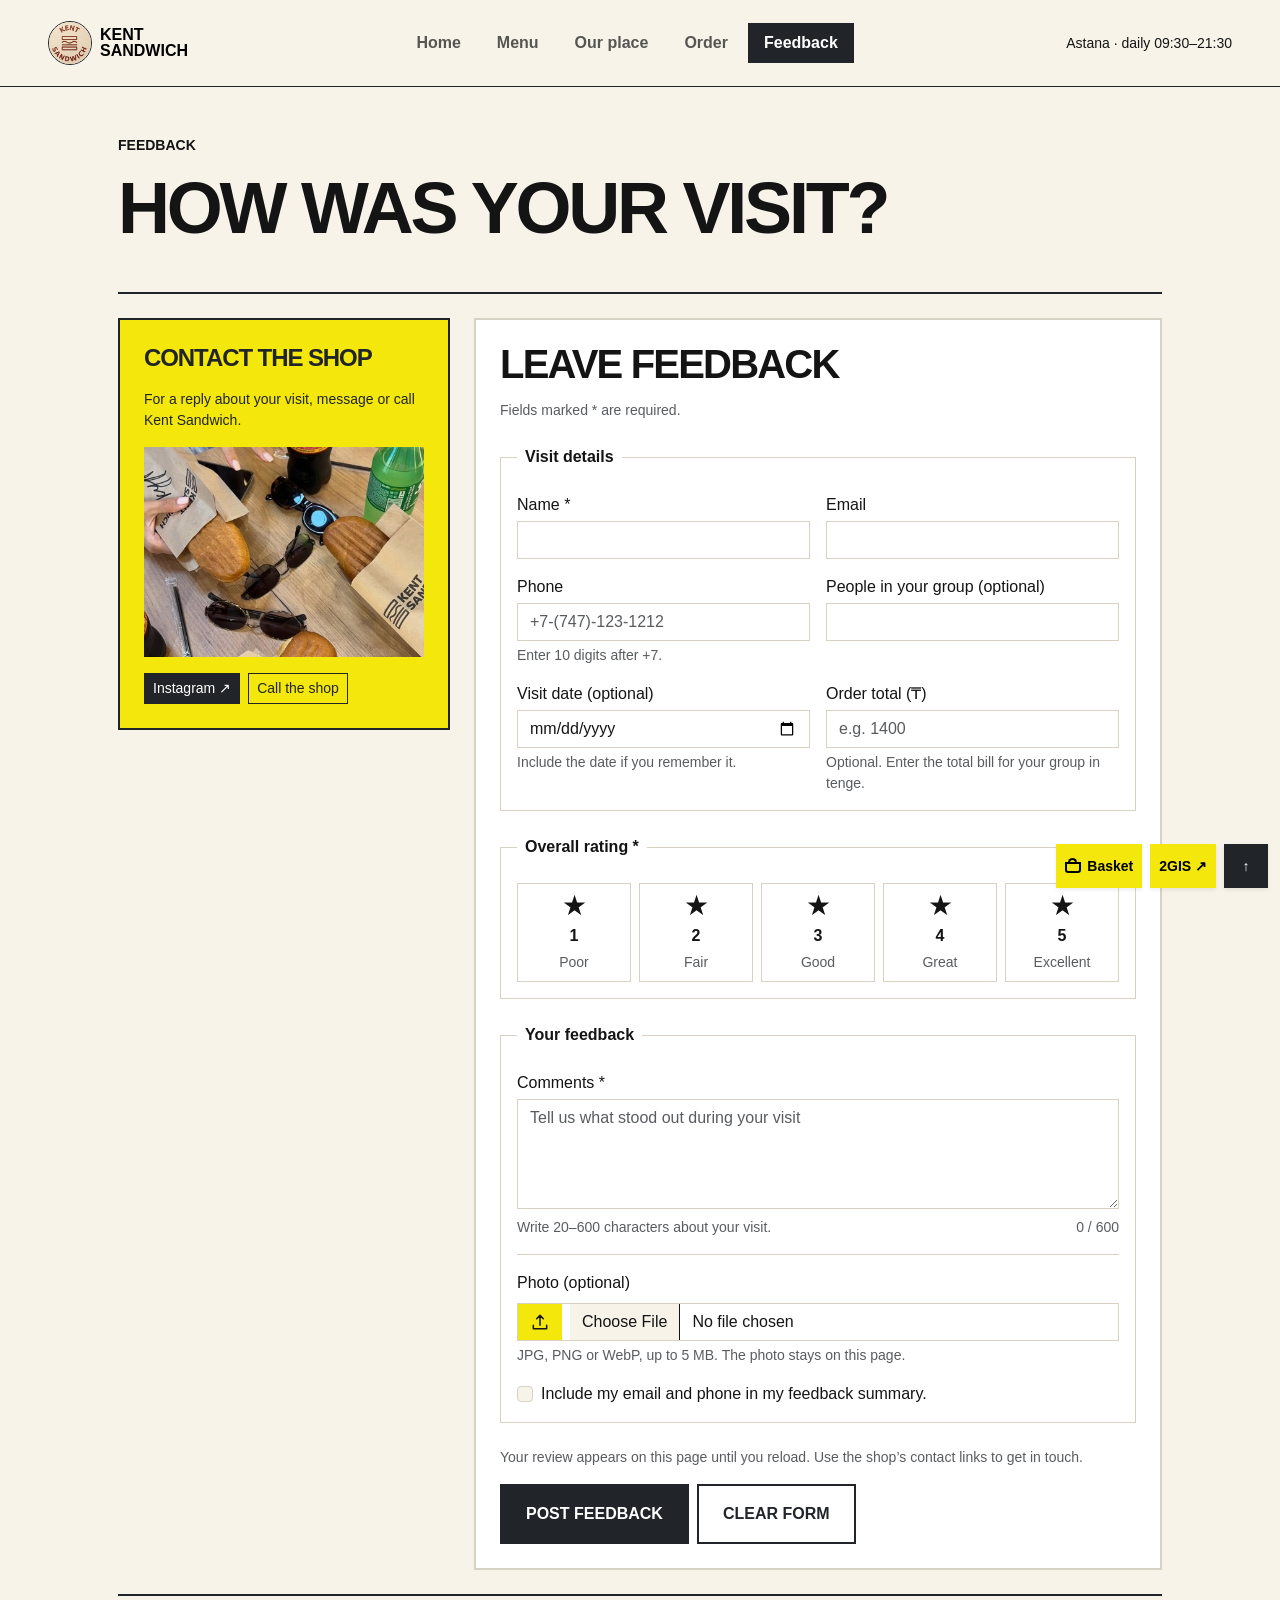
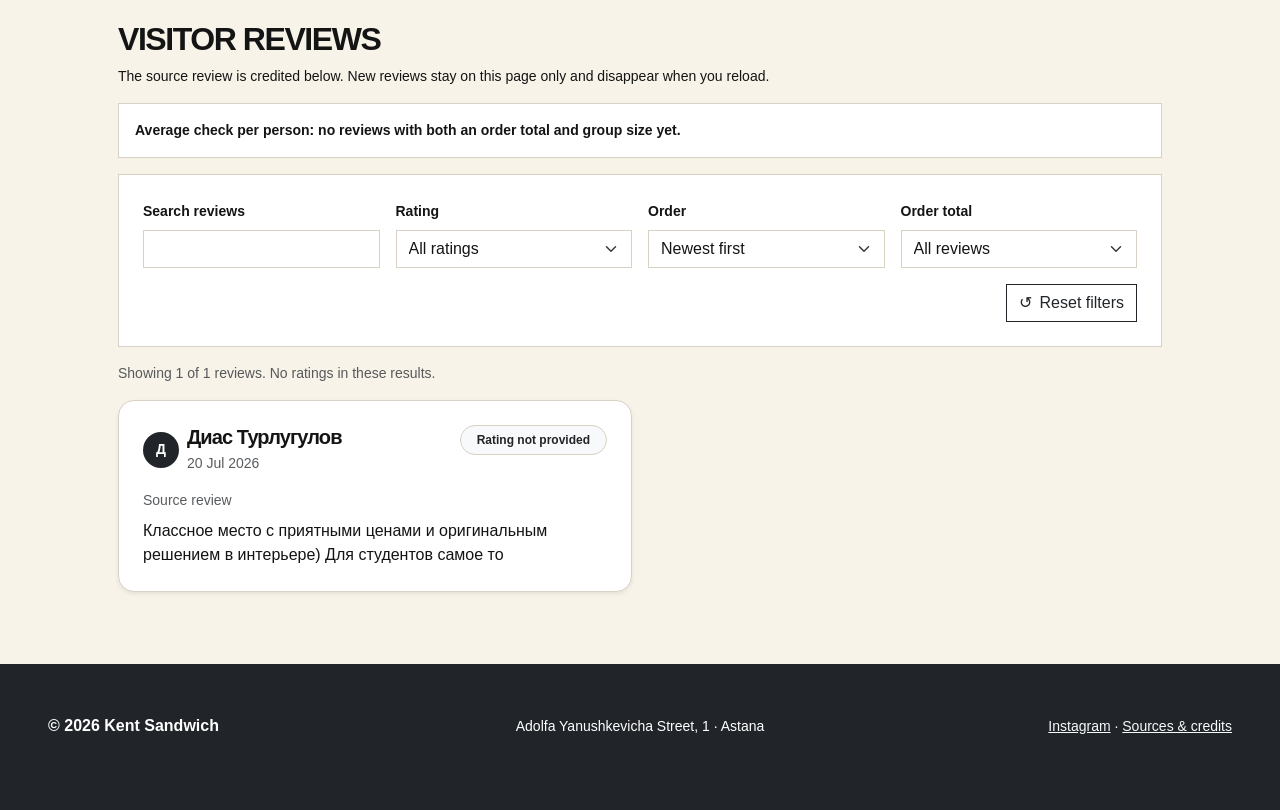
<file: feedback.html>
<!DOCTYPE html>
<html lang="en">
<head>
  <meta charset="UTF-8">
  <meta name="viewport" content="width=device-width, initial-scale=1.0">
  <meta name="description" content="Prepare feedback about a visit to Kent Sandwich in Astana and find the shop’s official contact channels.">
  <meta name="author" content="Timur Naumov">
  <title>Kent Sandwich Astana | Feedback</title>
  <!-- Bootstrap 5.3.8: framework styles precede the small local correction layers. -->
  <link rel="stylesheet" href="https://cdn.jsdelivr.net/npm/bootstrap@5.3.8/dist/css/bootstrap.min.css" integrity="sha384-sRIl4kxILFvY47J16cr9ZwB07vP4J8+LH7qKQnuqkuIAvNWLzeN8tE5YBujZqJLB" crossorigin="anonymous">
  <link rel="stylesheet" href="css/base.css">
  <link rel="stylesheet" href="css/timur.css">
  <script src="js/menu-data.js" defer></script>
  <script src="js/basket.js" defer></script>
  <script src="js/site-actions.js" defer></script>
  <script src="js/timur.js"></script>
</head>
<body class="page page-feedback" data-page="feedback">
  <a class="visually-hidden-focusable position-absolute top-0 start-0 z-3 bg-dark text-white p-3" href="#main-content">Skip to content</a>
  <header id="page-top" tabindex="-1" class="site-header navbar navbar-expand-lg border-bottom border-dark bg-body py-4 border-2">
    <!-- Bootstrap owns the responsive navigation; page scripts reuse these hooks. -->
    <div class="container-fluid px-3 px-md-4 px-xl-5">
      <a class="brand navbar-brand d-flex align-items-center gap-2 me-3" href="index.html" aria-label="Kent Sandwich home">
        <span class="brand-mark" aria-hidden="true"><img src="images/kent-logo.jpg" alt="" class="rounded-circle border border-dark object-fit-cover border-2" width="52" height="52"></span>
        <span class="brand-name fs-6 fw-bold lh-1 text-uppercase">Kent<br>Sandwich</span>
      </a>
      <button id="main-nav-toggle" type="button" data-bs-toggle="collapse" data-bs-target="#main-navbar" aria-controls="main-navbar" aria-expanded="false" aria-label="Toggle navigation" class="navbar-toggler rounded-0 border-dark border-2"><span class="navbar-toggler-icon"></span></button>
      <nav class="site-nav collapse navbar-collapse" aria-label="Main navigation" id="main-navbar">
        <ul class="navbar-nav mx-lg-auto gap-1 pt-3 pt-lg-0">
          <li class="nav-item"><a href="index.html" class="nav-link rounded-0 px-3 fw-semibold text-uppercase small fw-bold">Home</a></li>
          <li class="nav-item"><a href="menu.html" class="nav-link rounded-0 px-3 fw-semibold text-uppercase small fw-bold">Menu</a></li>
          <li class="nav-item"><a href="about.html" class="nav-link rounded-0 px-3 fw-semibold text-uppercase small fw-bold">Our place</a></li>
          <li class="nav-item"><a href="order.html" class="nav-link rounded-0 px-3 fw-semibold text-uppercase small fw-bold">Order</a></li>
          <li class="nav-item"><a href="feedback.html" aria-current="page" class="nav-link rounded-0 px-3 fw-semibold text-uppercase small fw-bold active bg-dark text-white">Feedback</a></li>
          <li class="nav-item"><a href="colophon.html" class="nav-link rounded-0 px-3 fw-semibold text-uppercase small fw-bold">Colophon</a></li>
        </ul>
      </nav>
      <p class="header-note d-none d-xl-block small text-end mb-0 ms-3 text-uppercase">Astana · daily 09:30–21:30</p>
    </div>
  </header>
  <!-- Bootstrap container and grid keep the content readable at phone and desktop widths. -->
  <main class="site-main container px-lg-5" id="main-content">
    <header class="page-intro feedback-intro py-4 py-lg-5 border-bottom border-dark border-2">
      <p class="eyebrow small text-uppercase fw-bold mb-3">Feedback</p>
      <h1 class="fw-bold text-uppercase display-2 lh-1 mb-0">How was your visit?</h1>
    </header>
    <section class="feedback-layout py-4" aria-labelledby="feedback-title">
      <div class="row g-4">
        <div class="col-12 col-lg-4">
          <aside class="feedback-prompt sticky-lg-top bg-body-tertiary text-dark border border-dark border-2 p-3 p-xl-4" aria-labelledby="feedback-contact-title">
            <h2 id="feedback-contact-title" class="h4 fw-bold text-uppercase mb-3">Contact the shop</h2>
            <p class="small mb-3">For a reply about your visit, message or call Kent Sandwich.</p>
            <blockquote class="border-top border-dark pt-3 my-4">
              <p><q lang="ru">Классное место с приятными ценами и оригинальным решением в интерьере) Для студентов самое то</q></p>
              <cite class="small">Диас Турлугулов, <time datetime="2026-07-20">20 July 2026</time> — <a href="https://2gis.kz/astana/firm/70000001114376342/tab/reviews" target="_blank" rel="noopener noreferrer">2GIS review</a></cite>
            </blockquote>
            <div class="ratio ratio-4x3 rounded-0 overflow-hidden"><img src="images/kent-table.jpg" alt="Kent Sandwich package and drinks arranged on a wood table" class="w-100 h-100 object-fit-cover" loading="lazy"></div>
            <div class="d-flex flex-wrap gap-2 mt-3">
              <a id="feedback-shop-instagram" href="https://www.instagram.com/kentsandwich.kz/" target="_blank" rel="noopener noreferrer" class="btn btn-dark rounded-0 btn-sm">Instagram ↗</a>
              <a id="feedback-shop-phone" href="tel:+77083461899" class="btn btn-outline-dark rounded-0 btn-sm">Call the shop</a>
            </div>
          </aside>
        </div>
        <div class="col-12 col-lg-8">
          <form id="feedback-form" class="bg-white border border-2 rounded-0 p-3 p-md-4" aria-labelledby="feedback-title" aria-describedby="submission-note">
            <h2 id="feedback-title" class="fw-bold mb-3 display-6 text-uppercase lh-1">Leave feedback</h2>
            <p class="small text-body-secondary mb-4">Fields marked * are required.</p>
            <section id="feedback-errors" class="hidden error border p-3 mb-4" role="alert" aria-labelledby="feedback-errors-title" tabindex="-1">
              <h3 id="feedback-errors-title" class="h6 fw-bold">Check the highlighted fields</h3>
              <ul id="feedback-error-list" class="mb-0"></ul>
            </section>

            <fieldset class="border p-3 mb-4">
              <legend class="float-none w-auto px-2 fs-6 fw-semibold">Visit details</legend>
              <div class="feedback-fields row g-3">
                <div class="col-12 col-md-6">
                  <label for="guest-name" class="form-label d-block mb-1">Name *</label>
                  <input id="guest-name" name="guest-name" type="text" autocomplete="name" minlength="2" maxlength="80" required class="form-control rounded-0 bg-white" aria-describedby="guest-name-error">
                  <p id="guest-name-error" class="field-error hidden small mt-1 mb-0">Enter a name between 2 and 80 characters.</p>
                </div>
                <div class="col-12 col-md-6">
                  <label for="guest-email" class="form-label d-block mb-1">Email</label>
                  <input id="guest-email" name="guest-email" type="email" autocomplete="email" maxlength="254" class="form-control rounded-0 bg-white" aria-describedby="guest-email-error">
                  <p id="guest-email-error" class="field-error hidden small mt-1 mb-0">Enter a valid email address, or leave this field empty.</p>
                </div>
                <div class="col-12 col-md-6">
                  <label for="guest-phone" class="form-label d-block mb-1">Phone</label>
                  <input id="guest-phone" name="guest-phone" type="tel" autocomplete="tel" placeholder="+7-(747)-123-1212" maxlength="30" class="form-control rounded-0 bg-white" aria-describedby="guest-phone-hint guest-phone-error">
                  <p id="guest-phone-hint" class="form-text mb-0">Enter 10 digits after +7.</p>
                  <p id="guest-phone-error" class="field-error hidden small mt-1 mb-0"></p>
                </div>
                <div class="col-12 col-md-6">
                  <label for="group-size" class="form-label d-block mb-1">People in your group (optional)</label>
                  <input id="group-size" name="group-size" type="number" min="1" max="20" step="1" class="form-control rounded-0 bg-white" aria-describedby="group-size-error">
                  <p id="group-size-error" class="field-error hidden small mt-1 mb-0">Choose a whole number between 1 and 20.</p>
                </div>
                <div class="col-12 col-md-6">
                  <label for="visit-date" class="form-label d-block mb-1">Visit date (optional)</label>
                  <input id="visit-date" name="visit-date" type="date" class="form-control rounded-0 bg-white" aria-describedby="visit-date-hint visit-date-error">
                  <p id="visit-date-hint" class="form-text mb-0">Include the date if you remember it.</p>
                  <p id="visit-date-error" class="field-error hidden small mt-1 mb-0">Choose a visit date that is not in the future.</p>
                </div>
                <div class="col-12 col-md-6">
                  <label for="order-total" class="form-label d-block mb-1">Order total (₸)</label>
                  <input id="order-total" name="order-total" type="number" min="1" step="1" placeholder="e.g. 1400" class="form-control rounded-0 bg-white" aria-describedby="order-total-hint order-total-error">
                  <p id="order-total-hint" class="form-text mb-0">Optional. Enter the total bill for your group in tenge.</p>
                  <p id="order-total-error" class="field-error hidden small mt-1 mb-0"></p>
                </div>
              </div>
            </fieldset>

            <fieldset id="feedback-rating" class="border p-3 mb-4" aria-describedby="rating-error">
              <legend class="float-none w-auto px-2 fs-6 fw-semibold">Overall rating *</legend>
              <div class="row g-2">
                <div class="col">
                  <label for="rating-1" class="rating-choice form-check-label border rounded-0">
                    <input id="rating-1" type="radio" name="rating" value="1" required class="visually-hidden">
                    <span class="rating-star" aria-hidden="true">★</span>
                    <span class="fw-semibold">1</span>
                    <small class="d-none d-md-block text-body-secondary">Poor</small>
                  </label>
                </div>
                <div class="col">
                  <label for="rating-2" class="rating-choice form-check-label border rounded-0">
                    <input id="rating-2" type="radio" name="rating" value="2" class="visually-hidden">
                    <span class="rating-star" aria-hidden="true">★</span>
                    <span class="fw-semibold">2</span>
                    <small class="d-none d-md-block text-body-secondary">Fair</small>
                  </label>
                </div>
                <div class="col">
                  <label for="rating-3" class="rating-choice form-check-label border rounded-0">
                    <input id="rating-3" type="radio" name="rating" value="3" class="visually-hidden">
                    <span class="rating-star" aria-hidden="true">★</span>
                    <span class="fw-semibold">3</span>
                    <small class="d-none d-md-block text-body-secondary">Good</small>
                  </label>
                </div>
                <div class="col">
                  <label for="rating-4" class="rating-choice form-check-label border rounded-0">
                    <input id="rating-4" type="radio" name="rating" value="4" class="visually-hidden">
                    <span class="rating-star" aria-hidden="true">★</span>
                    <span class="fw-semibold">4</span>
                    <small class="d-none d-md-block text-body-secondary">Great</small>
                  </label>
                </div>
                <div class="col">
                  <label for="rating-5" class="rating-choice form-check-label border rounded-0">
                    <input id="rating-5" type="radio" name="rating" value="5" class="visually-hidden">
                    <span class="rating-star" aria-hidden="true">★</span>
                    <span class="fw-semibold">5</span>
                    <small class="d-none d-md-block text-body-secondary">Excellent</small>
                  </label>
                </div>
              </div>
              <p id="rating-error" class="field-error hidden small mt-2 mb-0">Choose a rating from 1 to 5.</p>
            </fieldset>

            <fieldset class="border p-3 mb-4">
              <legend class="float-none w-auto px-2 fs-6 fw-semibold">Your feedback</legend>
              <label class="form-label mb-1" for="guest-message">Comments *</label>
              <textarea id="guest-message" name="guest-message" rows="4" minlength="20" maxlength="600" required placeholder="Tell us what stood out during your visit" class="form-control rounded-0 bg-white" aria-describedby="guest-message-hint guest-message-error"></textarea>
              <div class="d-flex flex-wrap justify-content-between gap-2 mt-2">
                <p id="guest-message-hint" class="small text-body-secondary mb-0">Write 20–600 characters about your visit.</p>
                <p class="small text-body-secondary mb-0"><output id="feedback-character-count" for="guest-message">0</output> / 600</p>
              </div>
              <p id="guest-message-error" class="field-error hidden small mt-1 mb-0"></p>

              <div class="border-top mt-3 pt-3">
                <label class="form-label mb-2" for="guest-photo">Photo (optional)</label>
                <div class="feedback-upload d-flex align-items-center gap-2 border">
                  <label for="guest-photo" class="feedback-upload-icon d-grid align-self-stretch bg-body-tertiary flex-shrink-0">
                    <svg aria-hidden="true" width="20" height="20" viewBox="0 0 24 24" fill="none" stroke="currentColor" stroke-width="1.8" stroke-linecap="round" stroke-linejoin="round">
                      <path d="M12 16V4m-4 4 4-4 4 4M4 16v4h16v-4"/>
                    </svg>
                  </label>
                  <input id="guest-photo" name="guest-photo" type="file" accept="image/jpeg,image/png,image/webp" class="form-control border-0 rounded-0 bg-transparent" aria-describedby="guest-photo-hint guest-photo-error">
                </div>
                <p id="guest-photo-hint" class="form-text mb-2">JPG, PNG or WebP, up to 5 MB. The photo stays on this page.</p>
                <p id="guest-photo-error" class="field-error hidden small mb-2"></p>
                <div id="feedback-photo-preview" class="ratio ratio-16x9 border overflow-hidden bg-white mb-2 hidden"></div>
                <button id="feedback-remove-photo" type="button" class="btn btn-outline-dark btn-sm rounded-0 hidden">Remove photo</button>
              </div>

              <label class="form-check-label d-flex align-items-start gap-2 mt-3" for="contact-permission">
                <input id="contact-permission" type="checkbox" name="contact-permission" value="include" class="form-check-input flex-shrink-0" aria-describedby="contact-permission-error">
                <span>Include my email and phone in my feedback summary.</span>
              </label>
              <p id="contact-permission-error" class="field-error hidden small mt-1 mb-0"></p>
            </fieldset>

            <p class="small text-body-secondary mb-3" id="submission-note">Your review appears on this page until you reload. Use the shop’s contact links to get in touch.</p>
            <div class="d-grid d-sm-flex flex-wrap gap-2">
              <button id="feedback-submit" class="btn btn-dark rounded-0 border-2 text-uppercase fw-bold px-4 py-3 small" type="submit" disabled>Post feedback</button>
              <button id="feedback-reset" class="btn btn-outline-dark rounded-0 border-2 text-uppercase fw-bold px-4 py-3 small" type="reset">Clear form</button>
            </div>
          </form>
          <section id="feedback-confirmation" class="hidden success border p-3 mb-3" aria-labelledby="feedback-confirmation-title" aria-live="polite" tabindex="-1">
            <h2 id="feedback-confirmation-title" class="h5 fw-bold text-uppercase mb-2">Feedback added</h2>
            <p class="small mb-2">Your review is below. It stays on this page until you reload.</p>
            <details class="small">
              <summary class="fw-semibold">Copy or save your summary</summary>
              <div class="pt-3">
                <label for="feedback-share-text" class="form-label">Your feedback summary</label>
                <textarea id="feedback-share-text" class="form-control rounded-0 bg-white feedback-message mb-3" rows="6" readonly></textarea>
                <div class="d-flex flex-wrap gap-2">
                  <button id="feedback-copy" type="button" class="btn btn-outline-dark rounded-0">Copy summary</button>
                  <a id="feedback-download" class="btn btn-outline-dark rounded-0">Save summary as text</a>
                </div>
                <p id="feedback-copy-status" class="hidden small mt-2 mb-0" role="status" aria-live="polite"></p>
                <p id="feedback-copy-error" class="hidden error small mt-2 mb-0" role="alert">Copying is unavailable. Select the summary above and copy it manually.</p>
              </div>
            </details>
            <p class="small mt-2 mb-0"><a id="feedback-restart" href="#guest-name">Back to the feedback form</a> · <a href="about.html#details">View visit details</a></p>
          </section>
        </div>
      </div>
      <template id="feedback-error-item"><li><a href="#feedback-form" class="link-dark"></a></li></template>
    </section>
  </main>

  <footer class="site-footer container-fluid bg-dark text-white mt-5 pt-5 px-3 px-md-4 px-xl-5 border-top border-2 border-dark">
    <div class="row g-3 align-items-center text-center text-md-start">
      <p class="col-12 col-md-4 mb-0 fw-bold">© 2026 Kent Sandwich</p>
      <p class="col-12 col-md-4 mb-0 small text-center">Adolfa Yanushkevicha Street, 1 · Astana</p>
      <p class="col-12 col-md-4 mb-0 small text-md-end"><a href="https://www.instagram.com/kentsandwich.kz/" target="_blank" rel="noopener noreferrer" class="link-light">Instagram</a> · <a href="colophon.html#sources" class="link-light">Sources &amp; credits</a></p>
    </div>
  </footer>
  <nav class="site-actions d-flex flex-wrap justify-content-end gap-2" aria-label="Quick links">
    <a id="shared-basket-link" class="btn btn-warning btn-sm rounded-0 fw-bold shadow-sm" href="order.html#order-cart"><span class="basket-icon" aria-hidden="true"></span>Basket <span id="basket-badge" class="badge text-bg-dark" hidden>0</span></a>
    <a class="source-tab btn btn-warning btn-sm rounded-0 fw-bold shadow-sm" href="https://2gis.kz/astana/firm/70000001114376342" target="_blank" rel="noopener noreferrer">2GIS ↗</a>
    <a class="btn btn-dark btn-sm rounded-0 fw-bold shadow-sm" href="#page-top" aria-label="Back to top">↑</a>
  </nav>
  <script src="https://cdn.jsdelivr.net/npm/bootstrap@5.3.8/dist/js/bootstrap.bundle.min.js" integrity="sha384-FKyoEForCGlyvwx9Hj09JcYn3nv7wiPVlz7YYwJrWVcXK/BmnVDxM+D2scQbITxI" crossorigin="anonymous"></script>
  <!-- jQuery 3.7.1 full build loads before Feedback; the full build includes effects. -->
<script src="https://code.jquery.com/jquery-3.7.1.min.js" integrity="sha256-/JqT3SQfawRcv/BIHPThkBvs0OEvtFFmqPF/lYI/Cxo=" crossorigin="anonymous" defer></script>
  <script src="js/feedback.js" defer></script>
</body>
</html>
</file>
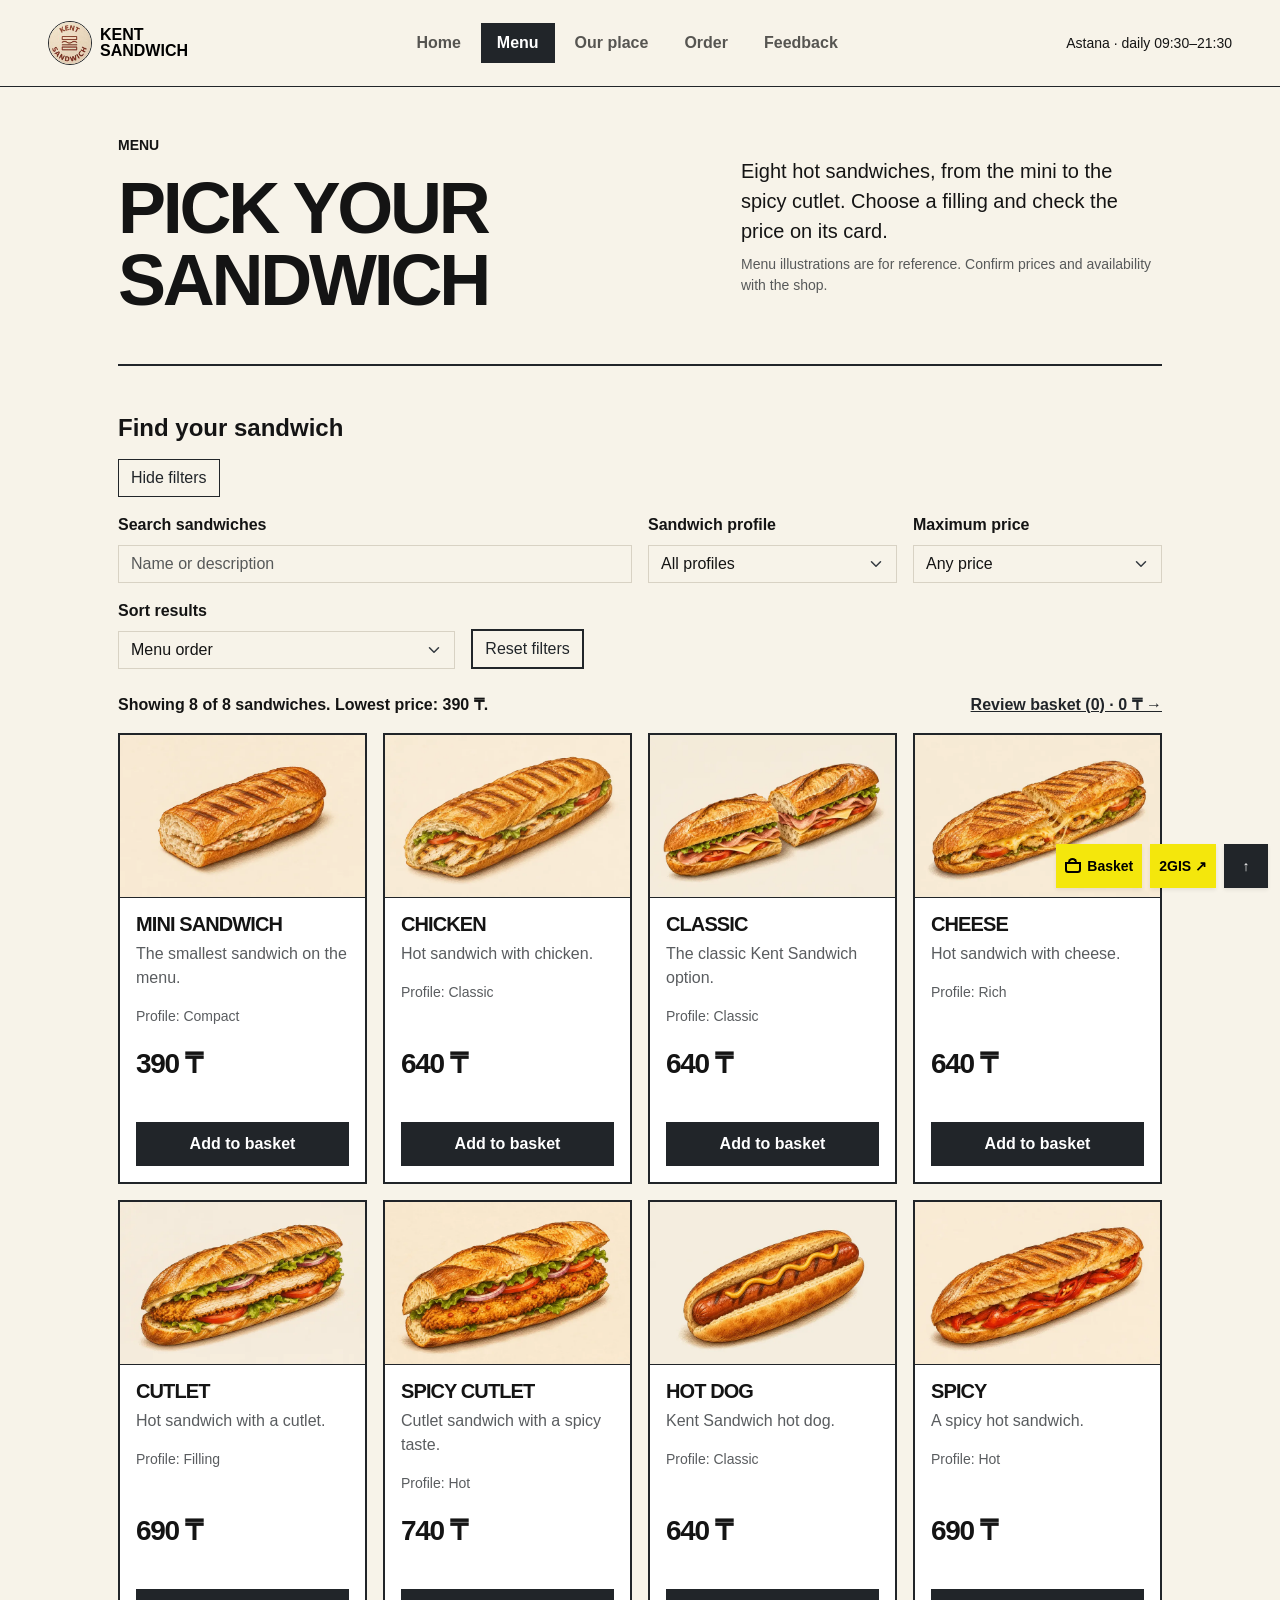
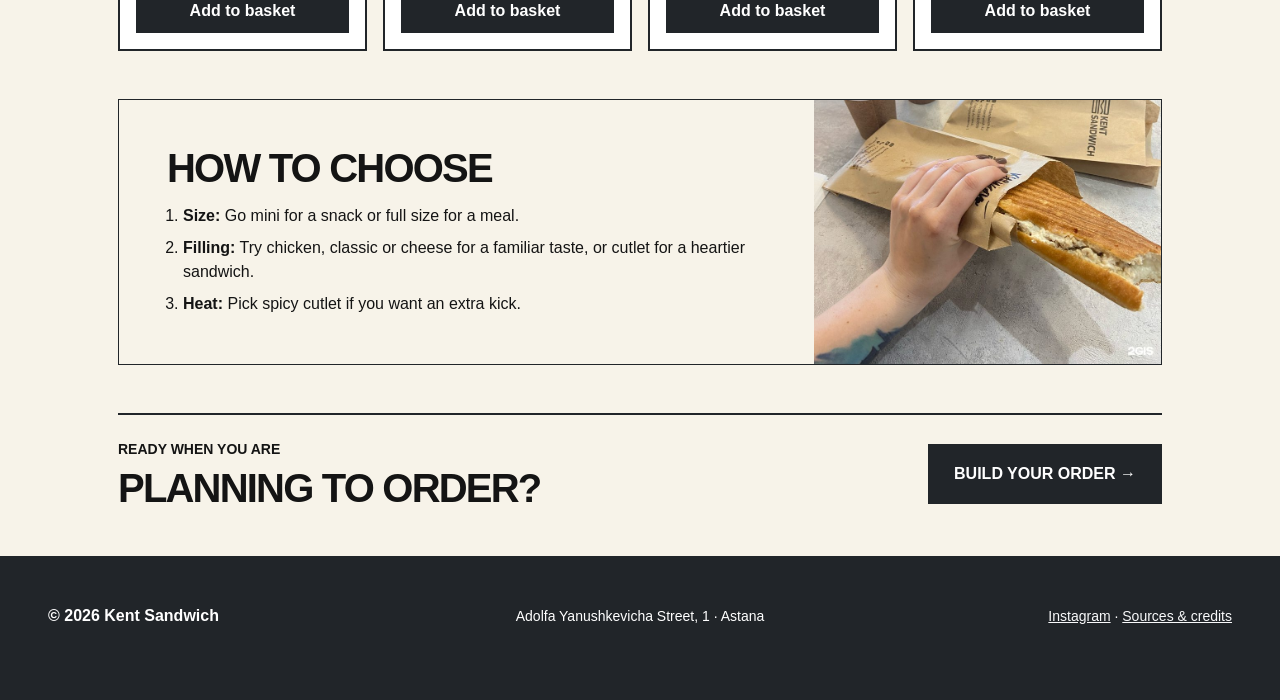
<file: menu.html>
<!DOCTYPE html>
<html lang="en">
<head>
<meta charset="UTF-8">
<meta name="viewport" content="width=device-width, initial-scale=1.0">
<meta name="description" content="Kent Sandwich menu with eight current sandwich choices and prices in Astana.">
<meta name="author" content="Merey Kuatbay">
<title>Kent Sandwich Astana | Menu</title>
<!-- Bootstrap 5.3.8 via CDN; shared styles follow it, then the page owner’s correction stylesheet. --><link rel="stylesheet" href="https://cdn.jsdelivr.net/npm/bootstrap@5.3.8/dist/css/bootstrap.min.css" integrity="sha384-sRIl4kxILFvY47J16cr9ZwB07vP4J8+LH7qKQnuqkuIAvNWLzeN8tE5YBujZqJLB" crossorigin="anonymous">
<link rel="stylesheet" href="css/base.css">
<link rel="stylesheet" href="css/merey.css">
<!-- jQuery 3.7.1 full build: CDN library loads before our deferred scripts; full includes effects. -->
<script src="https://code.jquery.com/jquery-3.7.1.min.js" integrity="sha256-/JqT3SQfawRcv/BIHPThkBvs0OEvtFFmqPF/lYI/Cxo=" crossorigin="anonymous" defer></script>
<script src="js/menu-data.js" defer></script>
<script src="js/basket.js" defer></script>
<script src="js/site-actions.js" defer></script>
<script src="js/main.js" defer></script>
<script src="js/menu.js" defer></script>
</head>
<body class="page page-menu">
    <!-- Author: Merey Kuatbay -->
    <a class="visually-hidden-focusable position-absolute top-0 start-0 z-3 bg-dark text-white p-3" href="#main-content">Skip to content</a>
    <header id="page-top" tabindex="-1" class="site-header navbar navbar-expand-lg border-bottom border-dark py-3"><div class="container-fluid px-3 px-md-4 px-xl-5">
<a class="brand navbar-brand d-flex align-items-center gap-2 me-3" href="index.html" aria-label="Kent Sandwich home">
        <span class="brand-mark" aria-hidden="true"><img src="images/kent-logo.jpg" alt="" class="rounded-circle border border-dark object-fit-cover" width="44" height="44"></span>
        <span class="brand-name fs-6 fw-bold lh-1 text-uppercase">Kent<br>Sandwich</span>
      </a>
      <button type="button" data-bs-toggle="collapse" data-bs-target="#main-navbar" aria-controls="main-navbar" aria-expanded="false" aria-label="Toggle navigation" class="navbar-toggler"><span class="navbar-toggler-icon"></span></button><nav class="site-nav collapse navbar-collapse" aria-label="Main navigation" id="main-navbar"><ul class="navbar-nav mx-lg-auto gap-1 pt-3 pt-lg-0">
          <li class="nav-item"><a href="index.html" class="nav-link px-3 fw-semibold">Home</a></li>
          <li class="nav-item"><a href="menu.html" aria-current="page" class="nav-link px-3 fw-semibold active bg-dark text-white">Menu</a></li>
          <li class="nav-item"><a href="about.html" class="nav-link px-3 fw-semibold">Our place</a></li>
          <li class="nav-item"><a href="order.html" class="nav-link px-3 fw-semibold">Order</a></li>
          <li class="nav-item"><a href="feedback.html" class="nav-link px-3 fw-semibold">Feedback</a></li>
          <li class="nav-item"><a href="colophon.html" class="nav-link px-3 fw-semibold">Colophon</a></li>
        </ul></nav><p class="header-note d-none d-xl-block small text-end mb-0 ms-3">Astana · daily 09:30–21:30</p>
    </div></header><!-- container caps the content width on large screens and keeps readable gutters on phones. --><main class="site-main container px-lg-5" id="main-content"><header class="page-intro menu-intro py-4 py-lg-5 border-bottom mb-4 border-dark border-2"><div class="row g-4 align-items-center">
<div class="col-12 col-lg-7">
<p class="eyebrow small text-uppercase fw-semibold mb-3 fw-bold">Menu</p>
        <h1 class="fw-bold text-uppercase display-2 lh-1 mb-0">Pick your sandwich</h1>
        </div>
<div class="col-12 col-lg-5">
<p class="lead mb-2 fw-normal">Eight hot sandwiches, from the mini to the spicy cutlet. Choose a filling and check the price on its card.</p>
<p class="small text-body-secondary mb-0">Menu illustrations are for reference. Confirm prices and availability with the shop.</p>
      </div>
</div></header><!-- Bootstrap Card: adapted from https://getbootstrap.com/docs/5.3/components/card/ using the existing sandwich titles, descriptions and prices; width is controlled by grid columns, with no inline style. --><section class="menu-board py-4" aria-labelledby="menu-board-title"><h2 id="menu-board-title" class="visually-hidden fw-bold mb-3 display-6 text-uppercase lh-1">Sandwich menu cards</h2>
        <div class="row g-3">
</div></section>
      <section class="py-4" aria-labelledby="menu-guide-title">
        <div class="row g-0 border border-dark">
          <div class="col-md-7 col-lg-8 d-flex flex-column justify-content-center p-4 p-lg-5">
            <h2 id="menu-guide-title" class="fw-bold mb-3 display-6 text-uppercase lh-1">How to choose</h2>
            <ol class="ps-3 mb-0">
              <li class="mb-2"><strong>Size:</strong> Go mini for a snack or full size for a meal.</li>
              <li class="mb-2"><strong>Filling:</strong> Try chicken, classic or cheese for a familiar taste, or cutlet for a heartier sandwich.</li>
              <li><strong>Heat:</strong> Pick spicy cutlet if you want an extra kick.</li>
            </ol>
          </div>
          <div class="col-md-5 col-lg-4">
            <div class="ratio ratio-4x3 h-100">
              <img src="images/kent-hero2.jpg" alt="A long toasted chicken sandwich in a Kent paper sleeve" class="menu-guide-photo object-fit-cover" width="840" height="1120" loading="lazy">
            </div>
          </div>
        </div>
      </section>
      <section class="menu-order-cta d-flex flex-column flex-md-row align-items-md-center justify-content-between gap-3 border-top border-dark border-2 mt-4 pt-4" aria-labelledby="menu-order-cta-title">
        <div>
          <p class="eyebrow small text-uppercase fw-bold mb-2">Ready when you are</p>
          <h2 id="menu-order-cta-title" class="fw-bold mb-0 display-6 text-uppercase lh-1">Planning to order?</h2>
        </div>
        <a class="btn btn-dark rounded-0 border-2 text-uppercase fw-bold px-4 py-3" href="order.html">Build your order →</a>
      </section>
      </main>
  <footer class="site-footer container-fluid bg-dark text-white mt-5 pt-5 px-3 px-md-4 px-xl-5"><div class="row g-3 align-items-center text-center text-md-start">
<p class="col-12 col-md-4 mb-0 fw-bold">© 2026 Kent Sandwich</p>
      <p class="col-12 col-md-4 mb-0 small text-center">Adolfa Yanushkevicha Street, 1 · Astana</p>
      <p class="col-12 col-md-4 mb-0 small text-md-end"><a href="https://www.instagram.com/kentsandwich.kz/" target="_blank" rel="noopener noreferrer" class="link-light">Instagram</a> · <a href="colophon.html" class="link-light">Sources &amp; credits</a></p>
    </div></footer>
  <nav class="site-actions d-flex flex-wrap justify-content-end gap-2" aria-label="Quick links">
    <a id="shared-basket-link" class="btn btn-warning btn-sm rounded-0 fw-bold shadow-sm" href="order.html#order-cart"><span class="basket-icon" aria-hidden="true"></span>Basket <span id="basket-badge" class="badge text-bg-dark" hidden>0</span></a>
    <a class="source-tab btn btn-warning btn-sm rounded-0 fw-bold shadow-sm" href="https://2gis.kz/astana/firm/70000001114376342" target="_blank" rel="noopener noreferrer">2GIS ↗</a>
    <a class="btn btn-dark btn-sm rounded-0 fw-bold shadow-sm" href="#page-top" aria-label="Back to top">↑</a>
  </nav>
  <script src="https://cdn.jsdelivr.net/npm/bootstrap@5.3.8/dist/js/bootstrap.bundle.min.js" integrity="sha384-FKyoEForCGlyvwx9Hj09JcYn3nv7wiPVlz7YYwJrWVcXK/BmnVDxM+D2scQbITxI" crossorigin="anonymous"></script>
</body>
</html>
</file>
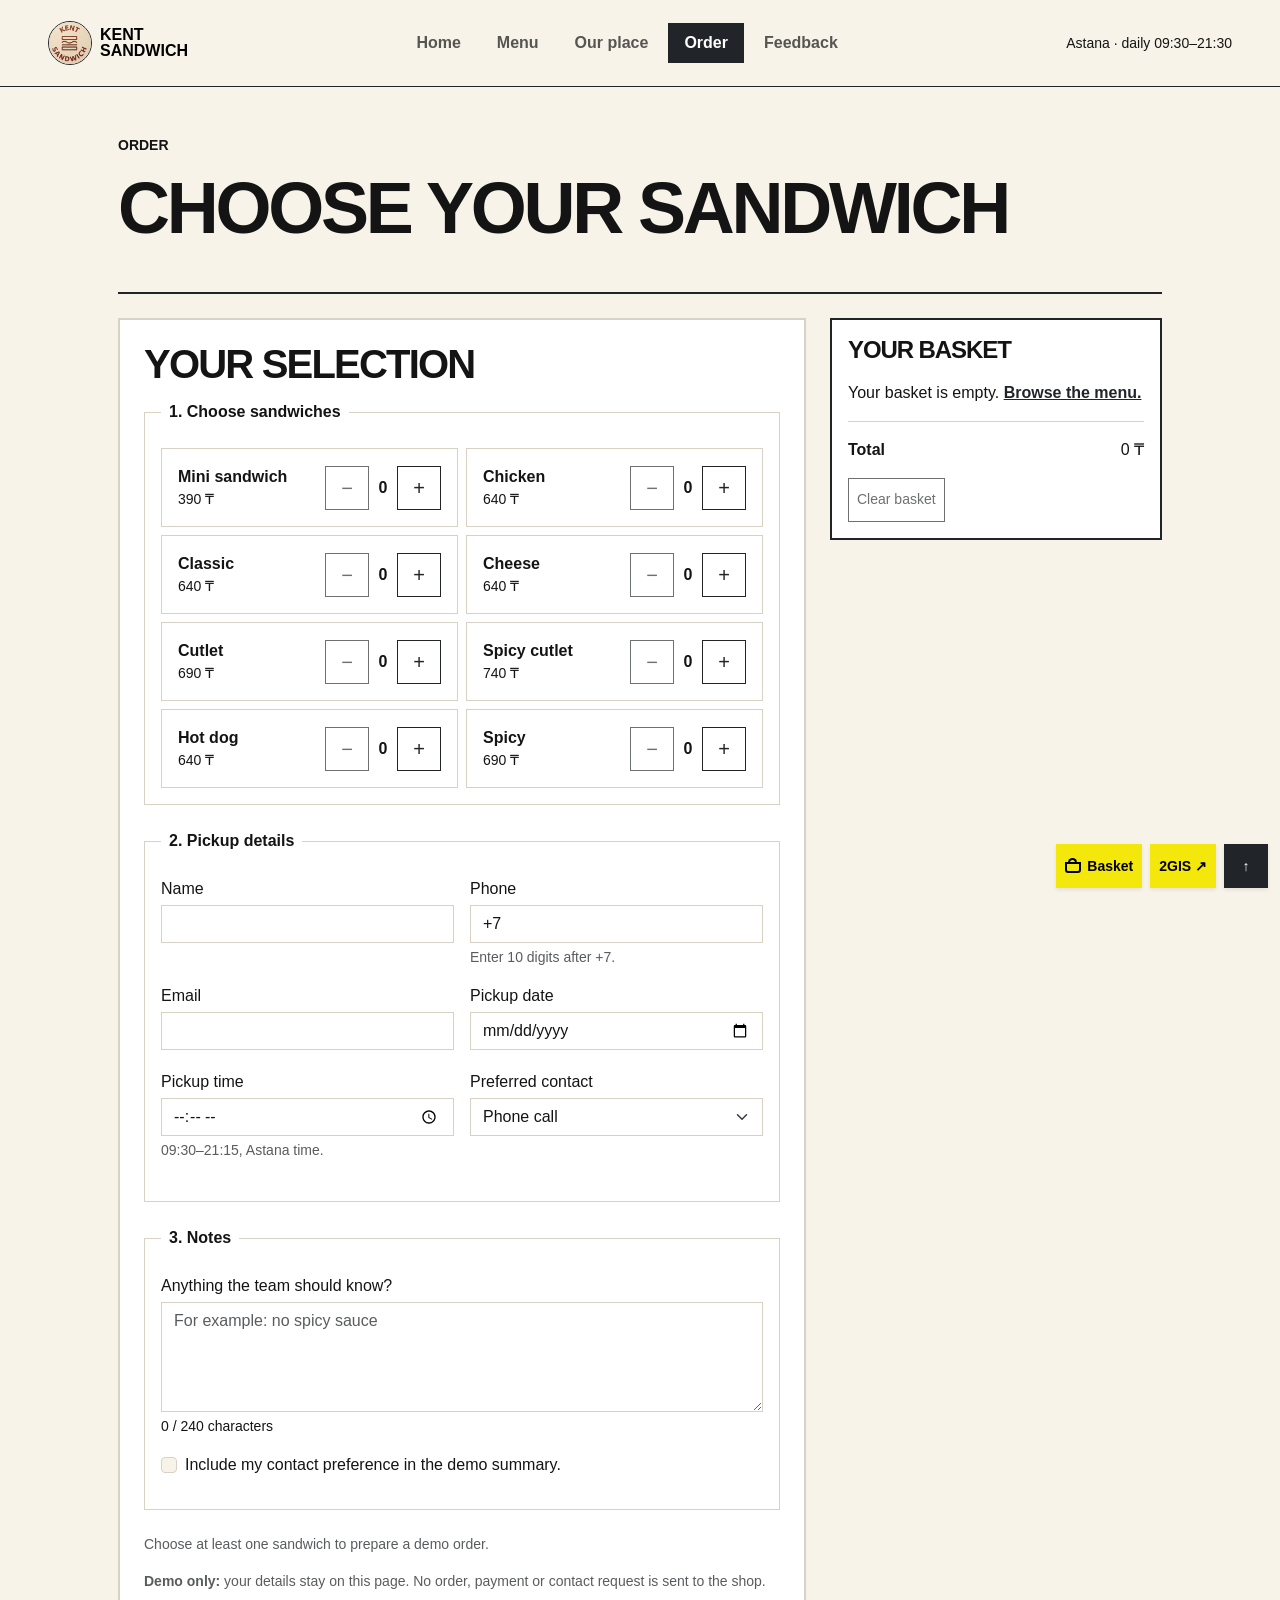
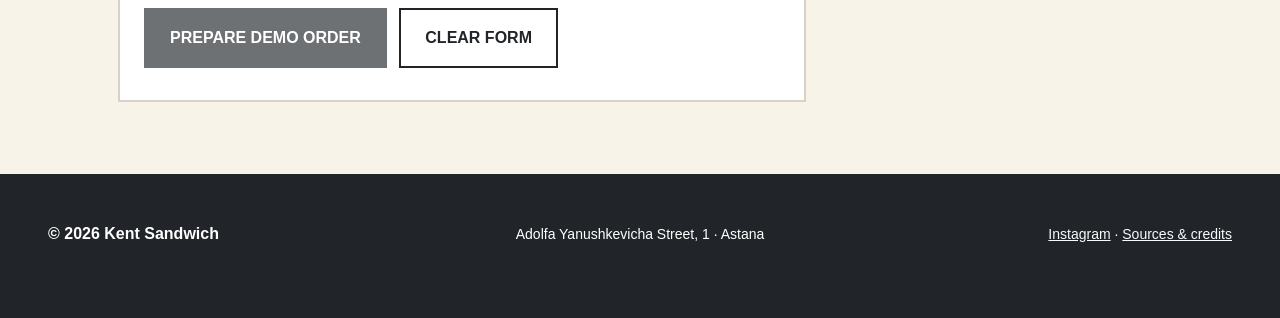
<file: order.html>
<!DOCTYPE html>
<html lang="en">
<head>
<meta charset="UTF-8">
<meta name="viewport" content="width=device-width, initial-scale=1.0">
<meta name="description" content="Choose a Kent Sandwich and prepare pickup details before contacting the shop.">
<meta name="author" content="Merey Kuatbay">
<title>Kent Sandwich Astana | Order Form</title>
<!-- Bootstrap 5.3.8 via CDN; shared styles follow it, then the page owner’s correction stylesheet. --><link rel="stylesheet" href="https://cdn.jsdelivr.net/npm/bootstrap@5.3.8/dist/css/bootstrap.min.css" integrity="sha384-sRIl4kxILFvY47J16cr9ZwB07vP4J8+LH7qKQnuqkuIAvNWLzeN8tE5YBujZqJLB" crossorigin="anonymous">
<link rel="stylesheet" href="css/base.css">
<link rel="stylesheet" href="css/merey.css">
<!-- jQuery 3.7.1 full build: CDN library loads before our deferred scripts; full includes effects. -->
<script src="https://code.jquery.com/jquery-3.7.1.min.js" integrity="sha256-/JqT3SQfawRcv/BIHPThkBvs0OEvtFFmqPF/lYI/Cxo=" crossorigin="anonymous" defer></script>
<script src="js/menu-data.js" defer></script>
<script src="js/basket.js" defer></script>
<script src="js/site-actions.js" defer></script>
<script src="js/main.js" defer></script>
<script src="js/order.js" defer></script>
</head>
<body class="page page-order">
    <!-- Author: Merey Kuatbay -->
    <a class="visually-hidden-focusable position-absolute top-0 start-0 z-3 bg-dark text-white p-3" href="#main-content">Skip to content</a>
    <header id="page-top" tabindex="-1" class="site-header navbar navbar-expand-lg border-bottom border-dark py-3"><div class="container-fluid px-3 px-md-4 px-xl-5">
<a class="brand navbar-brand d-flex align-items-center gap-2 me-3" href="index.html" aria-label="Kent Sandwich home">
        <span class="brand-mark" aria-hidden="true"><img src="images/kent-logo.jpg" alt="" class="rounded-circle border border-dark object-fit-cover" width="44" height="44"></span>
        <span class="brand-name fs-6 fw-bold lh-1 text-uppercase">Kent<br>Sandwich</span>
      </a>
      <button type="button" data-bs-toggle="collapse" data-bs-target="#main-navbar" aria-controls="main-navbar" aria-expanded="false" aria-label="Toggle navigation" class="navbar-toggler"><span class="navbar-toggler-icon"></span></button><nav class="site-nav collapse navbar-collapse" aria-label="Main navigation" id="main-navbar"><ul class="navbar-nav mx-lg-auto gap-1 pt-3 pt-lg-0">
          <li class="nav-item"><a href="index.html" class="nav-link px-3 fw-semibold">Home</a></li>
          <li class="nav-item"><a href="menu.html" class="nav-link px-3 fw-semibold">Menu</a></li>
          <li class="nav-item"><a href="about.html" class="nav-link px-3 fw-semibold">Our place</a></li>
          <li class="nav-item"><a href="order.html" aria-current="page" class="nav-link px-3 fw-semibold active bg-dark text-white">Order</a></li>
          <li class="nav-item"><a href="feedback.html" class="nav-link px-3 fw-semibold">Feedback</a></li>
          <li class="nav-item"><a href="colophon.html" class="nav-link px-3 fw-semibold">Colophon</a></li>
        </ul></nav><p class="header-note d-none d-xl-block small text-end mb-0 ms-3">Astana · daily 09:30–21:30</p>
    </div></header>
    <main class="site-main container px-lg-5" id="main-content">
      <header class="page-intro py-4 py-lg-5 border-bottom border-dark border-2">
        <p class="eyebrow small text-uppercase fw-bold mb-3">Order</p>
        <h1 class="fw-bold text-uppercase display-2 lh-1 mb-0">Choose your sandwich</h1>
      </header>
      <section class="py-4" aria-labelledby="order-form-title"><div class="row g-4">
        <div class="col-12 col-lg-4 order-lg-2">
          <aside id="order-cart" class="order-cart bg-white border border-dark border-2 p-3" aria-labelledby="order-cart-title" tabindex="-1">
            <h2 id="order-cart-title" class="h4 fw-bold text-uppercase mb-3">Your basket</h2>
            <p id="cart-empty-state" class="mb-3" tabindex="-1">Your basket is empty. <a class="link-dark fw-semibold" href="menu.html">Browse the menu.</a></p>
            <ul id="cart-items" class="list-unstyled mb-0"></ul>
            <p class="d-flex justify-content-between gap-2 border-top pt-3 mb-0">
              <strong>Total</strong>
              <output id="cart-total" aria-live="polite">0 ₸</output>
            </p>
          </aside>
        </div>
<div class="col-12 col-lg-8 order-lg-1">
<form id="order-form" class="order-form bg-white border rounded-0 p-3 p-md-4 border-2">
          <h2 id="order-form-title" class="fw-bold mb-3 display-6 text-uppercase lh-1">Your selection</h2>
          <fieldset class="border rounded-0 p-3 mb-4">
<legend class="float-none w-auto px-2 fs-6 fw-semibold">1. Choose sandwiches</legend>
            <div class="choice-grid row g-2">
            </div>
          </fieldset>
<fieldset class="border rounded-0 p-3 mb-4">
<legend class="float-none w-auto px-2 fs-6 fw-semibold">2. Pickup details</legend>
            <!-- This div has no semantic role; it aligns related contact and pickup fields in columns. -->
            <!-- Nested grid: this row is inside the form column; fields become two columns at md. --><div class="field-grid row g-3 mb-4">
              <label for="customer-name" class="col-12 col-md-6 form-label mb-0">Name<input id="customer-name" name="customer-name" type="text" autocomplete="name" minlength="2" required class="form-control mt-1 rounded-0 bg-white"></label>
              <label for="customer-phone" class="col-12 col-md-6 form-label mb-0">Phone<input id="customer-phone" name="customer-phone" type="tel" autocomplete="tel" value="+7" maxlength="17" required class="form-control mt-1 rounded-0 bg-white" aria-describedby="customer-phone-hint"><span id="customer-phone-hint" class="form-text d-block">Enter 10 digits after +7.</span></label>
              <label for="customer-email" class="col-12 col-md-6 form-label mb-0">Email<input id="customer-email" name="customer-email" type="email" autocomplete="email" required class="form-control mt-1 rounded-0 bg-white"></label>
              <label for="pickup-date" class="col-12 col-md-6 form-label mb-0">Pickup date<input id="pickup-date" name="pickup-date" type="date" required class="form-control mt-1 rounded-0 bg-white"></label>
              <label for="pickup-time" class="col-12 col-md-6 form-label mb-0">Pickup time<input id="pickup-time" name="pickup-time" type="time" min="09:30" max="21:15" required class="form-control mt-1 rounded-0 bg-white" aria-describedby="pickup-time-hint"><span id="pickup-time-hint" class="form-text d-block">09:30–21:15, Astana time.</span></label>
              <label for="contact-method" class="col-12 col-md-6 form-label mb-0">Preferred contact<select id="contact-method" name="contact-method" class="form-select mt-1 rounded-0 bg-white"><option value="phone">Phone call</option>
<option value="whatsapp">WhatsApp</option></select></label>
            </div>
          </fieldset>
<fieldset class="border rounded-0 p-3 mb-4">
<legend class="float-none w-auto px-2 fs-6 fw-semibold">3. Notes</legend>
            <label class="full-field form-label d-block mb-3" for="order-note">Anything the team should know?<textarea id="order-note" name="order-note" rows="4" maxlength="240" placeholder="For example: no spicy sauce" class="form-control mt-1 rounded-0 bg-white"></textarea></label>
            <label class="check-line form-check-label d-block my-3" for="contact-request">
              <input id="contact-request" type="checkbox" name="contact-request" class="form-check-input me-2"><!-- This span keeps the checkbox text as one inline label phrase. --><span>Please contact me to confirm the order.</span>
            </label>
          </fieldset>
          <div id="order-error" class="form-message is-hidden is-error" role="alert" aria-live="assertive"></div>
          <div id="order-confirmation" class="form-message is-hidden is-success" role="status" aria-live="polite"></div>
          <p id="order-submit-hint" class="form-text mb-3">Choose at least one sandwich to prepare a demo order.</p>
          <button id="submit-order" class="btn btn-dark me-2 mb-2 rounded-0 border-2 text-uppercase fw-bold px-4 py-3 small" type="button" disabled>Prepare demo order</button>
          <button id="reset-order" class="btn btn-outline-dark mb-2 rounded-0 border-2 text-uppercase fw-bold px-4 py-3 small" type="reset">Clear form</button>
        </form>
</div>
</div></section></main>
  <footer class="site-footer container-fluid bg-dark text-white mt-5 pt-5 px-3 px-md-4 px-xl-5"><div class="row g-3 align-items-center text-center text-md-start">
<p class="col-12 col-md-4 mb-0 fw-bold">© 2026 Kent Sandwich</p>
      <p class="col-12 col-md-4 mb-0 small text-center">Adolfa Yanushkevicha Street, 1 · Astana</p>
      <p class="col-12 col-md-4 mb-0 small text-md-end"><a href="https://www.instagram.com/kentsandwich.kz/" target="_blank" rel="noopener noreferrer" class="link-light">Instagram</a> · <a href="colophon.html" class="link-light">Sources &amp; credits</a></p>
    </div></footer>
  <nav class="site-actions d-flex flex-wrap justify-content-end gap-2" aria-label="Quick links">
    <a id="shared-basket-link" class="btn btn-warning btn-sm rounded-0 fw-bold shadow-sm" href="order.html#order-cart"><span class="basket-icon" aria-hidden="true"></span>Basket <span id="basket-badge" class="badge text-bg-dark" hidden>0</span></a>
    <a class="source-tab btn btn-warning btn-sm rounded-0 fw-bold shadow-sm" href="https://2gis.kz/astana/firm/70000001114376342" target="_blank" rel="noopener noreferrer">2GIS ↗</a>
    <a class="btn btn-dark btn-sm rounded-0 fw-bold shadow-sm" href="#page-top" aria-label="Back to top">↑</a>
  </nav>
  <script src="https://cdn.jsdelivr.net/npm/bootstrap@5.3.8/dist/js/bootstrap.bundle.min.js" integrity="sha384-FKyoEForCGlyvwx9Hj09JcYn3nv7wiPVlz7YYwJrWVcXK/BmnVDxM+D2scQbITxI" crossorigin="anonymous"></script>
</body>
</html>
</file>
<file: css/merey.css>
/* Merey: original heading and menu typography on home, menu and order. */
:is(.page-home, .page-menu, .page-order) main :is(h1, h2, h3) {
  font-family: var(--kent-heading-font);
  letter-spacing: -0.045em;
}
/* Brand display face for the existing fact numbers and sandwich prices. */
.fact-number, .menu-price {
  font-family: var(--kent-heading-font);
  letter-spacing: -0.045em;
}

/* Keep Bootstrap warning utilities on the shop's electric yellow. */
:is(.page-home, .page-menu, .page-order) {
  --bs-warning: #f4e70c;
  --bs-warning-rgb: 244, 231, 12;
}

/* JavaScript toggles the visibility of status messages and empty states. */
:is(.page-home, .page-menu, .page-order) .is-hidden {
  display: none;
}

.menu-guide-photo {
  object-position: center bottom;
}

.menu-card {
  --bs-card-bg: var(--bs-white);
}

.menu-card-photo {
  display: block;
  width: 100%;
  height: auto;
  aspect-ratio: 3 / 2;
  object-fit: cover;
}

.menu-item-quantity {
  min-height: 1.5em;
}

.menu-card.is-selected,
.choice-card.is-selected {
  background-color: var(--bs-warning);
  outline: 3px solid var(--bs-body-color);
  outline-offset: -3px;
}

.form-message {
  margin: 0 0 1rem;
  padding: 0.9rem 1rem;
  border: 2px solid var(--bs-body-color);
}

.form-message.is-error {
  border-color: #a12622;
  background-color: #fff0ef;
  color: #741a17;
}

.form-message.is-success {
  border-color: #25613b;
  background-color: #edf8f0;
  color: #174629;
}

.form-control.is-error,
.form-select.is-error {
  border-color: #a12622;
}

.form-control.is-success,
.form-select.is-success {
  border-color: #25613b;
}

.choice-toggle {
  flex: 1 0 7.5rem;
  color: inherit;
  cursor: pointer;
}

.choice-toggle:focus-visible,
.menu-card button:focus-visible,
.order-quantity button:focus-visible,
.order-cart :is(button, a):focus-visible {
  outline: 2px solid var(--bs-body-color);
  outline-offset: 2px;
}

.order-quantity .btn {
  display: grid;
  place-items: center;
  min-width: 2.75rem;
  min-height: 2.75rem;
}

.order-quantity output {
  min-width: 1.75rem;
  font-variant-numeric: tabular-nums;
}

.order-cart {
  scroll-margin-top: 1rem;
}

.order-cart button,
.menu-card button {
  min-width: 2.75rem;
  min-height: 2.75rem;
}

@media (min-width: 992px) {
  .order-cart {
    position: sticky;
    top: 1rem;
    display: flex;
    flex-direction: column;
    align-items: stretch;
    max-height: calc(100dvh - 5.5rem);
  }

  .order-cart #cart-items {
    overflow-y: auto;
    scroll-padding-block: .25rem;
  }

  #clear-basket {
    align-self: flex-start;
  }
}

.page-order .form-check-input:checked {
  border-color: var(--bs-body-color);
  background-color: #f4e70c;
  background-image: url("data:image/svg+xml,%3csvg xmlns='http://www.w3.org/2000/svg' viewBox='0 0 20 20'%3e%3cpath fill='none' stroke='%23141414' stroke-linecap='round' stroke-linejoin='round' stroke-width='3' d='m6 10 3 3 6-6'/%3e%3c/svg%3e");
}

.page-order .form-check-input:focus {
  border-color: #f4e70c;
  box-shadow: 0 0 0 0.25rem rgb(244 231 12 / 35%);
}

.page-menu #menu-search:focus,
.page-order .form-control:focus,
.page-order .form-select:focus {
  border-color: #f4e70c;
  box-shadow: 0 0 0 0.25rem rgb(244 231 12 / 35%);
}
</file>
<file: css/base.css>
/* Bootstrap 5.3.8 provides all layout, spacing, controls and breakpoints.
   Shared brand variables, navigation wordmark and button colours live here. */
:root {
  --kent-heading-font: "Arial Black", "Helvetica Neue", Arial, sans-serif;
  --bs-body-bg: #f7f3e9;
  --bs-body-color: #141414;
  --bs-body-font-family: "Helvetica Neue", Arial, sans-serif;
  --bs-border-color: #d8d2c4;
  --bs-tertiary-bg: #f4e70c;
  --bs-tertiary-bg-rgb: 244, 231, 12;
  --bs-link-color: #141414;
  --bs-link-color-rgb: 20, 20, 20;
  --bs-link-hover-color: #585016;
  --bs-link-hover-color-rgb: 88, 80, 22;
}

/* Shared wordmark font; page headings are assigned in each author's file. */
.brand-name {
  font-family: var(--kent-heading-font);
}

/* Override Bootstrap warning colours to match Kent yellow; geometry and
   interaction states remain supplied by Bootstrap's button component. */
.btn-warning {
  --bs-btn-bg: #f4e70c;
  --bs-btn-border-color: #f4e70c;
  --bs-btn-hover-bg: #e0d30b;
  --bs-btn-hover-border-color: #e0d30b;
  --bs-btn-active-bg: #e0d30b;
  --bs-btn-active-border-color: #e0d30b;
}

html {
  scroll-padding-bottom: 4.5rem;
}

.site-actions {
  position: fixed;
  z-index: 1030;
  bottom: calc(.75rem + env(safe-area-inset-bottom));
  right: calc(.75rem + env(safe-area-inset-right));
  max-width: calc(100% - 1.5rem);
}

.site-actions .btn {
  display: inline-flex;
  align-items: center;
  justify-content: center;
  gap: .4rem;
  min-width: 2.75rem;
  min-height: 2.75rem;
}

.site-actions .btn:focus-visible {
  outline: 2px solid var(--bs-body-color);
  outline-offset: 2px;
}

#basket-badge[hidden] {
  display: none;
}

.basket-icon {
  position: relative;
  width: 1rem;
  height: .65rem;
  margin-top: .2rem;
  border: 2px solid currentColor;
  border-radius: 0 0 .2rem .2rem;
}

.basket-icon::before {
  position: absolute;
  inset: -.42rem .1rem auto;
  height: .35rem;
  border: 2px solid currentColor;
  border-bottom: 0;
  border-radius: .35rem .35rem 0 0;
  content: "";
}

.site-footer {
  padding-bottom: calc(4.5rem + env(safe-area-inset-bottom));
}
</file>
<file: css/timur.css>
/* Bootstrap owns the grid, spacing and controls; these rules add page states. */
:is(.page-about, .page-feedback, .page-colophon) main :is(h1, h2, h3),
.gallery-dialog h2, .audit-number, .value-list strong {
  font-family: var(--kent-heading-font);
  letter-spacing: -0.045em;
}

.about-story .story-title {
  font-family: var(--bs-body-font-family);
  font-size: clamp(2rem, 4vw, 3.5rem);
}

.about-story .story-photo {
  aspect-ratio: 6 / 7;
  object-position: center bottom;
}

.page .hidden {
  display: none;
}
.page .error, .page .field-error {
  --bs-border-color: #a61b29;
  color: #861522;
}
.page .success {
  --bs-border-color: #496322;
  background-color: #f0f4e8;
  color: #263815;
}
.page .pending {
  cursor: progress;
}
.feedback-prompt {
  top: 1rem;
}
.page-feedback .rating-choice {
  display: flex;
  flex-direction: column;
  align-items: center;
  justify-content: center;
  gap: .25rem;
  height: 100%;
  min-height: 4rem;
  padding: .5rem .25rem;
  cursor: pointer;
}
.page-feedback .rating-choice:is(:hover, :has(input:checked)) {
  --bs-border-color: var(--bs-body-color);
}
.page-feedback .rating-choice:has(input:checked) {
  background-color: var(--bs-tertiary-bg);
}
.rating-star {
  font-size: 1.75rem;
  line-height: 1;
}
.page-feedback .rating-choice:has(:focus-visible) {
  outline: 2px solid var(--bs-body-color);
  outline-offset: 2px;
}
.feedback-upload-icon {
  width: 2.75rem;
  place-items: center;
  cursor: pointer;
}
.feedback-upload input {
  min-width: 0;
}
.feedback-upload input::file-selector-button {
  background-color: var(--bs-body-bg);
}
.page-feedback #feedback-form .form-control:focus:not(.error) {
  border-color: var(--bs-tertiary-bg);
  box-shadow: 0 0 0 .25rem rgba(var(--bs-tertiary-bg-rgb), .35);
}
.page-feedback :is(input, select, textarea).error,
.page-feedback :is(input, select, textarea)[aria-invalid="true"],
.page-feedback :is(input, select, textarea):user-invalid {
  border-color: #a61b29;
  box-shadow: 0 0 0 0.15rem rgba(166, 27, 41, 0.15);
}
.page :is(a, button, input, select, textarea):focus-visible {
  outline: 3px solid #141414;
  outline-offset: 3px;
}
.page .site-footer a:focus-visible {
  outline-color: #f4e70c;
}
.page :is(.page-jumps a, .gallery-dialog button) {
  min-height: 2.75rem;
}
.feedback-message {
  overflow-wrap: anywhere;
  white-space: pre-wrap;
}

.gallery-dialog {
  width: min(56rem, calc(100% - 2rem));
  max-width: none;
  max-height: calc(100vh - 2rem);
  overflow: auto;
  background-color: var(--bs-body-bg);
  color: var(--bs-body-color);
}
.gallery-dialog::backdrop {
  background-color: rgba(20, 20, 20, 0.75);
}
.gallery-dialog-image {
  width: 100%;
  max-height: 65vh;
  object-fit: contain;
}
</file>
